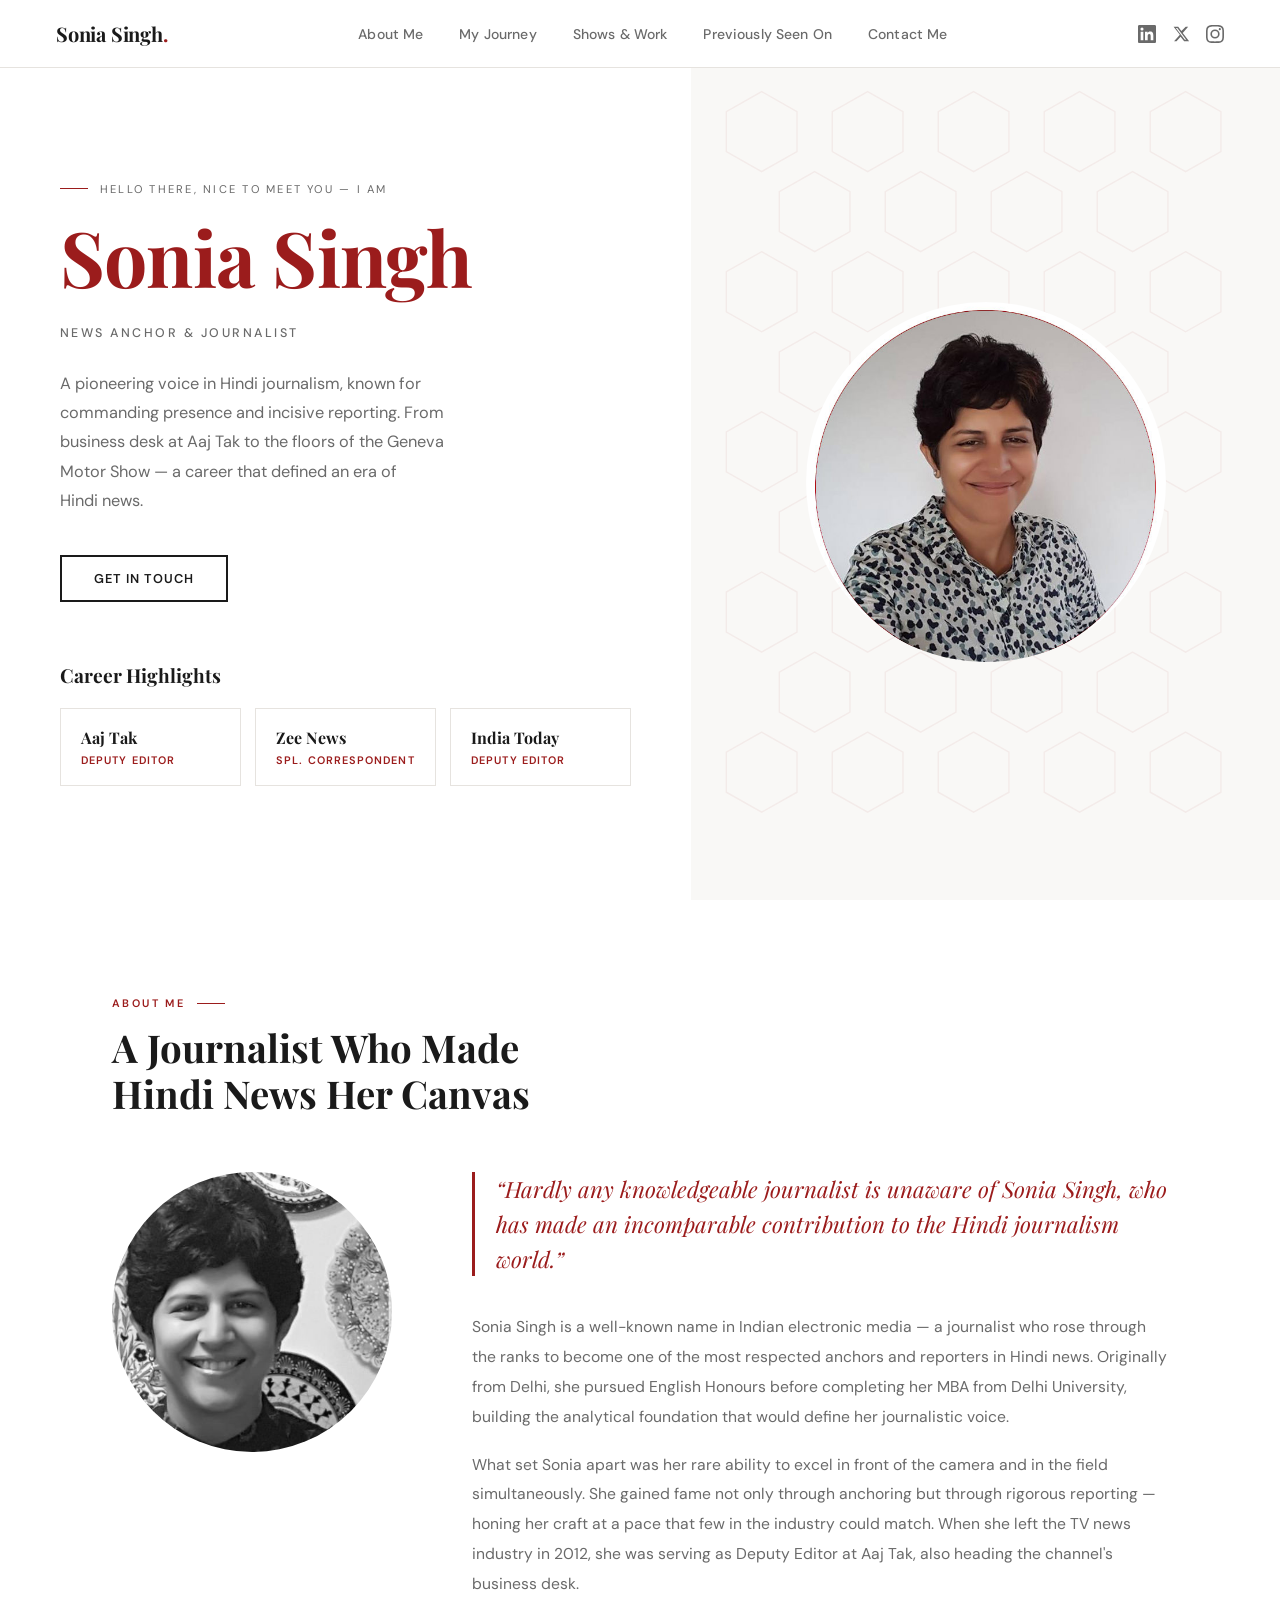
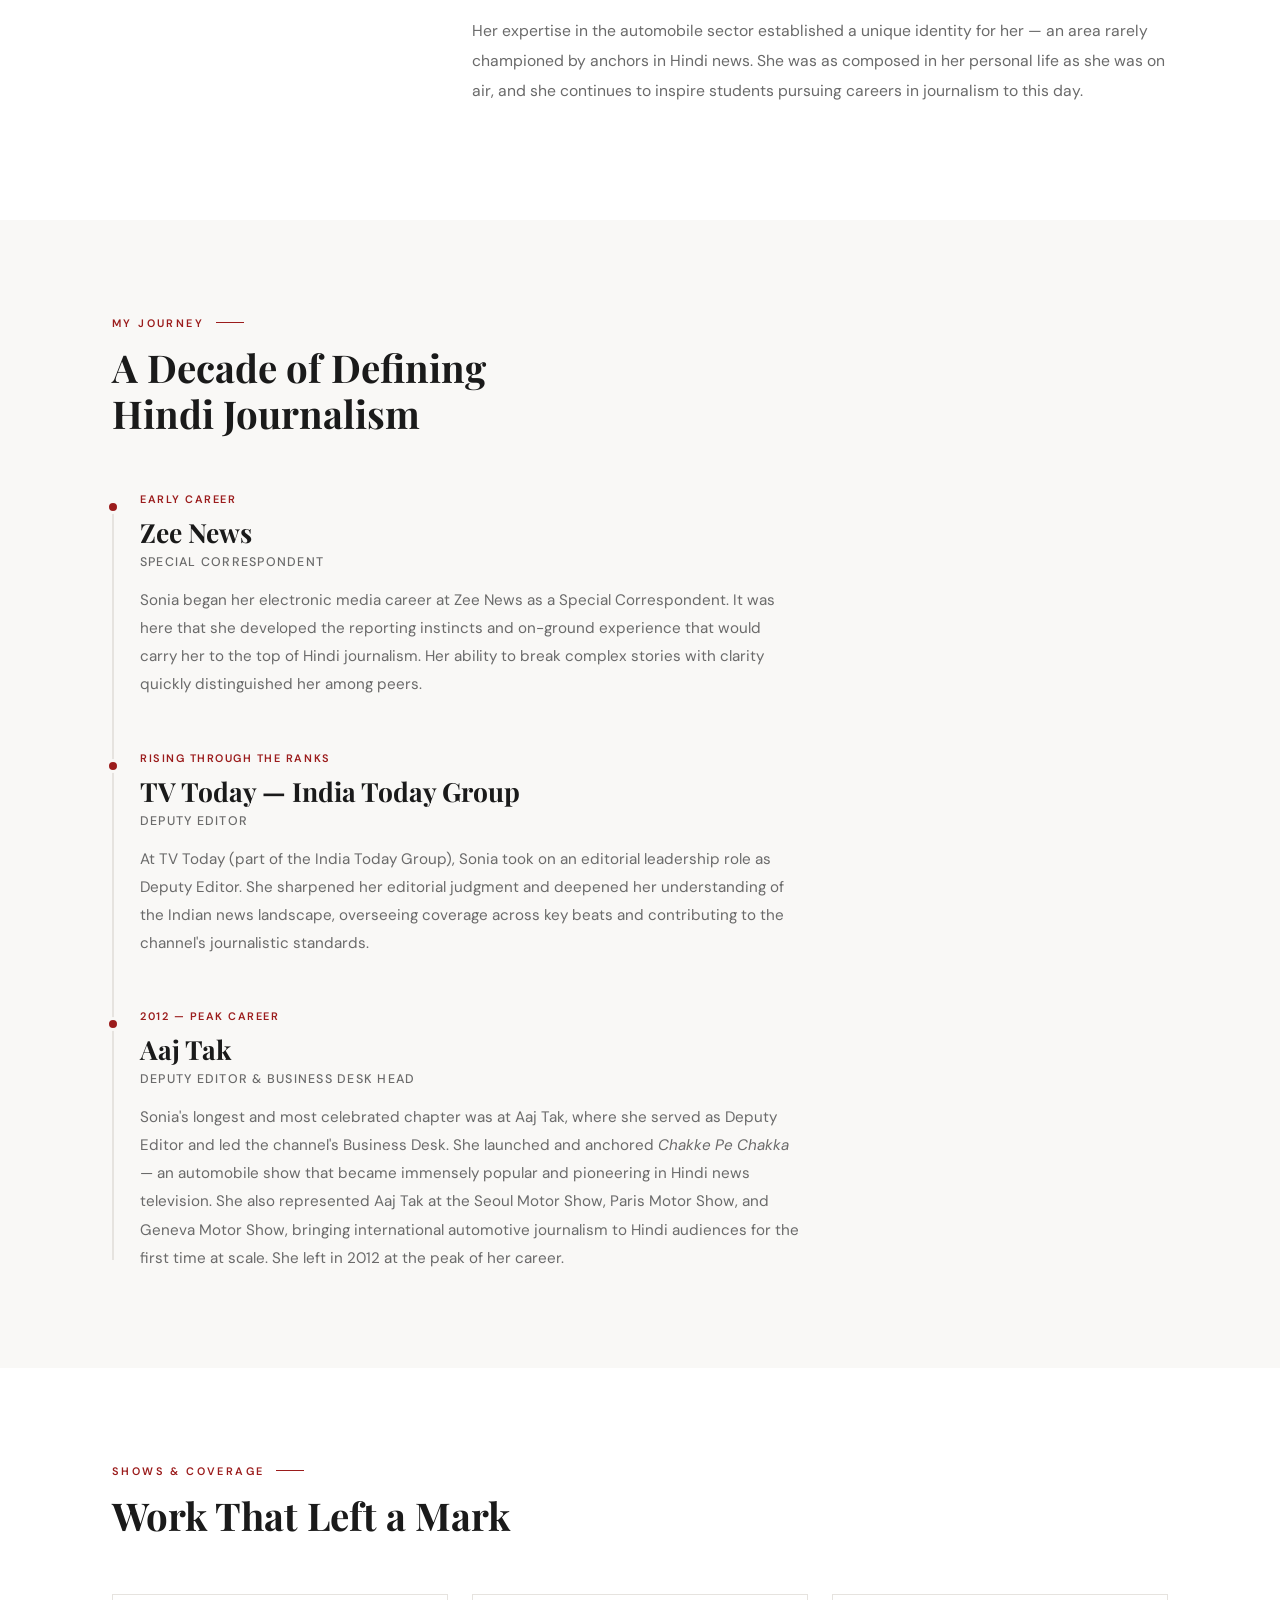
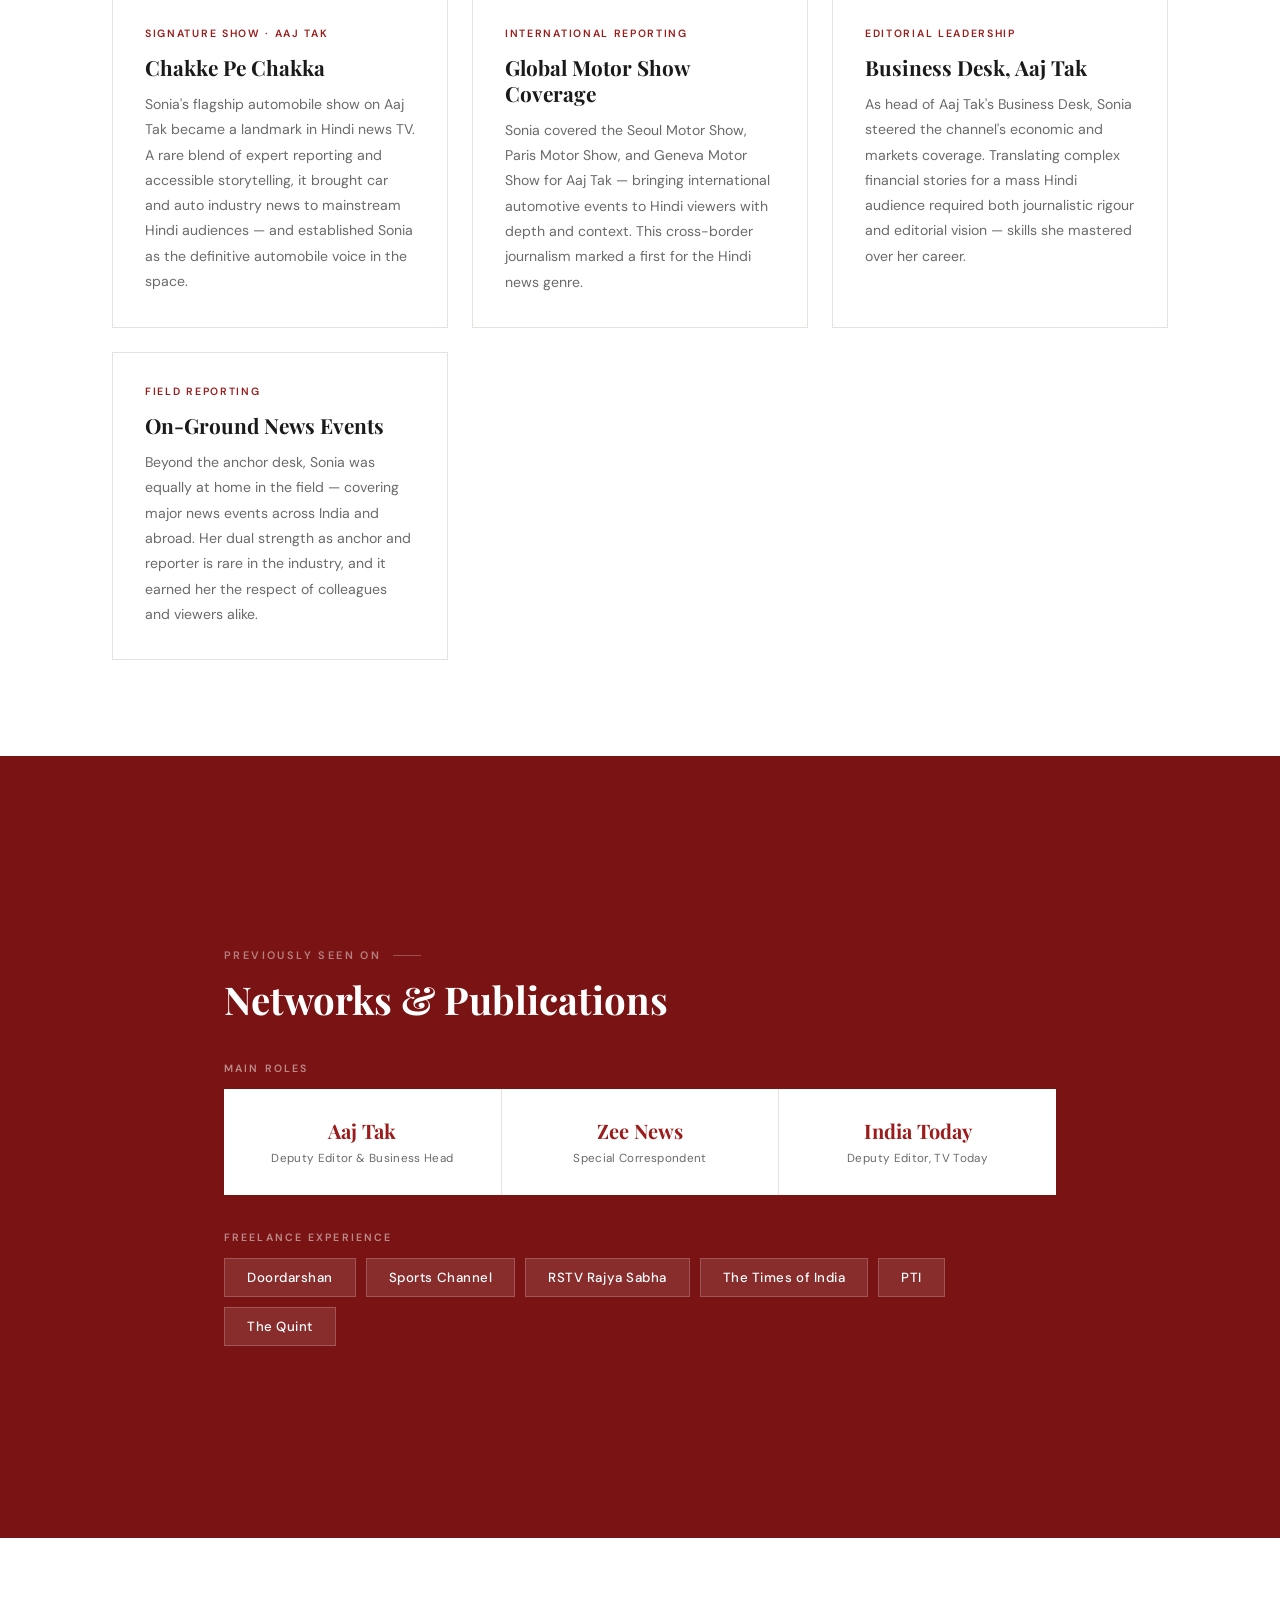
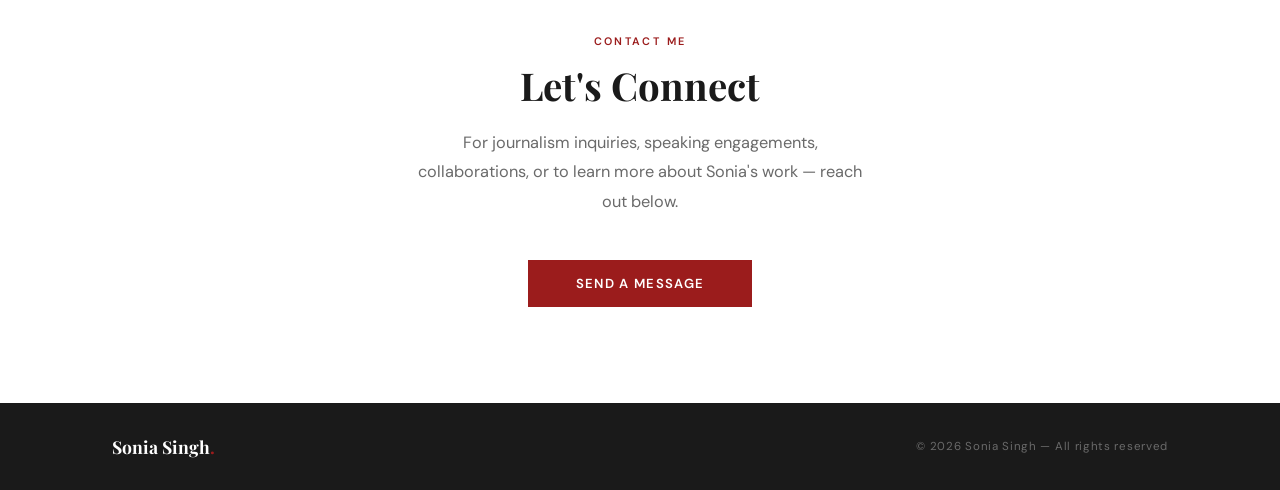
<file: index.html>
<!DOCTYPE html>
<html lang="en">
<head>
  <meta charset="UTF-8">
  <meta name="viewport" content="width=device-width, initial-scale=1.0">
  <title>Sonia Singh — News Anchor &amp; Journalist</title>
  <link rel="preconnect" href="https://fonts.googleapis.com">
  <link rel="preconnect" href="https://fonts.gstatic.com" crossorigin="">
  <link href="https://fonts.googleapis.com/css2?family=Playfair+Display:ital,wght@0,400;0,700;0,900;1,400&family=DM+Sans:opsz,wght@9..40,300;9..40,400;9..40,500;9..40,600&display=swap" rel="stylesheet">
  <style>
    *, *::before, *::after { box-sizing: border-box; margin: 0; padding: 0; }

    :root {
      --crimson:      #9B1C1C;
      --crimson-dark: #7A1414;
      --crimson-tint: #FBE9E9;
      --white:        #FFFFFF;
      --bg:           #F9F8F6;
      --text:         #1A1A1A;
      --muted:        #6A6A6A;
      --border:       #E6E3DF;
      --serif:        'Playfair Display', Georgia, serif;
      --sans:         'DM Sans', system-ui, sans-serif;
    }

    html { scroll-behavior: smooth; }

    body {
      font-family: var(--sans);
      background: var(--bg);
      color: var(--text);
      overflow-x: hidden;
    }

    /* ── NAV ── */
    nav {
      position: sticky; top: 0; z-index: 100;
      display: flex; align-items: center; justify-content: space-between;
      padding: 0 56px;
      height: 68px;
      background: var(--white);
      border-bottom: 1px solid var(--border);
    }

    .nav-logo {
      font-family: var(--serif);
      font-size: 1.25rem; font-weight: 700;
      color: var(--text); text-decoration: none;
      letter-spacing: -0.01em;
    }
    .nav-logo span { color: var(--crimson); }

    .nav-links {
      display: flex; gap: 36px; list-style: none;
    }
    .nav-links a {
      text-decoration: none; color: var(--muted);
      font-size: 0.875rem; font-weight: 500;
      letter-spacing: 0.01em;
      transition: color 0.2s;
      padding-bottom: 3px;
      border-bottom: 2px solid transparent;
    }
    .nav-links a:hover { color: var(--text); }
    .nav-links a.active {
      color: var(--text);
      border-bottom-color: var(--crimson);
    }

    .nav-social {
      display: flex; gap: 16px; align-items: center;
    }
    .nav-social a {
      display: flex; align-items: center;
      color: var(--muted); text-decoration: none;
      transition: color 0.2s;
    }
    .nav-social a:hover { color: var(--crimson); }
    .nav-social svg { display: block; }

    /* ── HERO ── */
    #hero {
      min-height: calc(100vh - 68px);
      display: grid;
      grid-template-columns: 54% 46%;
      background: var(--white);
      position: relative;
      overflow: hidden;
    }

    .hero-left {
      padding: 72px 60px;
      display: flex; flex-direction: column;
      justify-content: center;
      position: relative; z-index: 2;
    }

    .hero-greeting {
      display: flex; align-items: center; gap: 12px;
      font-size: 0.7rem; letter-spacing: 0.2em;
      text-transform: uppercase; color: var(--muted);
      margin-bottom: 22px;
    }
    .hero-greeting::before {
      content: ''; flex: 0 0 28px;
      height: 1px; background: var(--crimson);
    }

    .hero-name-wrap {
      position: relative; margin-bottom: 8px;
      display: inline-block;
    }
    .hero-name-bg {
      position: absolute;
      top: -14px; left: -16px; right: 24px; bottom: -14px;
      background: var(--crimson-tint);
      z-index: -1;
    }
    .hero-name {
      font-family: var(--serif);
      font-size: clamp(3.6rem, 6vw, 5.8rem);
      font-weight: 700; color: var(--crimson);
      line-height: 1; letter-spacing: -0.01em;
    }

    .hero-subtitle {
      font-size: 0.78rem; letter-spacing: 0.2em;
      text-transform: uppercase; color: var(--muted);
      font-weight: 500; margin-top: 22px; margin-bottom: 28px;
    }

    .hero-bio {
      font-size: 1.02rem; line-height: 1.8;
      color: var(--muted); max-width: 400px;
      margin-bottom: 40px; text-wrap: pretty;
    }

    .hero-cta {
      display: inline-block;
      padding: 13px 32px;
      border: 2px solid var(--text);
      color: var(--text); text-decoration: none;
      font-size: 0.8rem; font-weight: 600;
      letter-spacing: 0.08em; text-transform: uppercase;
      transition: all 0.25s;
      align-self: flex-start;
    }
    .hero-cta:hover {
      background: var(--crimson);
      border-color: var(--crimson);
      color: white;
    }

    .hero-cards-label {
      font-family: var(--serif);
      font-size: 1.2rem; font-weight: 700;
      margin-top: 60px; margin-bottom: 20px;
    }
    .hero-cards {
      display: flex; gap: 14px;
    }
    .hero-card {
      flex: 1;
      border: 1px solid var(--border);
      padding: 18px 20px;
      transition: border-color 0.2s;
      cursor: default;
    }
    .hero-card:hover { border-color: var(--crimson); }
    .hc-org {
      font-family: var(--serif);
      font-size: 1rem; font-weight: 700; margin-bottom: 5px;
    }
    .hc-role {
      font-size: 0.68rem; letter-spacing: 0.1em;
      text-transform: uppercase; color: var(--crimson);
      font-weight: 600;
    }

    .hero-right {
      position: relative;
      background: var(--bg);
      display: flex; align-items: center; justify-content: center;
      overflow: hidden;
    }

    .hex-bg {
      position: absolute; inset: 0;
      opacity: 0.055; pointer-events: none;
    }

    .hero-photo-wrap {
      position: relative; z-index: 2;
      padding: 40px;
    }
    .hero-photo {
      width: 360px; height: 360px;
      border-radius: 50%;
      object-fit: cover;
      object-position: center top;
    }

    /* ── SHARED SECTION STYLES ── */
    .sec {
      padding: 96px 112px;
    }

    .eyebrow {
      display: flex; align-items: center; gap: 12px;
      font-size: 0.68rem; letter-spacing: 0.22em;
      text-transform: uppercase; color: var(--crimson);
      font-weight: 600; margin-bottom: 14px;
    }
    .eyebrow::after {
      content: ''; flex: 0 0 28px;
      height: 1px; background: var(--crimson);
    }

    .sec-title {
      font-family: var(--serif);
      font-size: clamp(1.9rem, 3vw, 2.8rem);
      font-weight: 700; line-height: 1.2;
      margin-bottom: 56px;
    }

    /* ── ABOUT ── */
    #about { background: var(--white); }

    .about-grid {
      display: grid;
      grid-template-columns: 280px 1fr;
      gap: 80px; align-items: start;
    }

    .about-photo-col {
      display: flex; flex-direction: column;
      align-items: center; gap: 24px;
    }
    .about-photo {
      width: 100%;
      border-radius: 50%;
      object-fit: cover;
      aspect-ratio: 1 / 1;
      filter: grayscale(100%);
    }

    .about-text blockquote {
      font-family: var(--serif);
      font-size: 1.4rem; font-style: italic;
      line-height: 1.55; color: var(--crimson);
      margin-bottom: 36px;
    }
    .about-text p {
      font-size: 0.98rem; line-height: 1.9;
      color: var(--muted); margin-bottom: 18px;
      text-wrap: pretty;
    }

    /* ── CAREER ── */
    #career { background: var(--bg); }

    .timeline {
      position: relative;
      padding-left: 28px;
    }
    .timeline::before {
      content: '';
      position: absolute; left: 0; top: 12px; bottom: 12px;
      width: 2px; background: var(--border);
    }

    .t-item {
      position: relative;
      padding-bottom: 52px;
    }
    .t-item:last-child { padding-bottom: 0; }

    .t-dot {
      position: absolute;
      left: -34px; top: 8px;
      width: 14px; height: 14px;
      background: var(--crimson);
      border-radius: 50%;
      border: 3px solid var(--bg);
    }

    .t-period {
      font-size: 0.68rem; letter-spacing: 0.14em;
      text-transform: uppercase; color: var(--crimson);
      font-weight: 600; margin-bottom: 8px;
    }

    .t-org {
      font-family: var(--serif);
      font-size: 1.65rem; font-weight: 700;
      margin-bottom: 4px;
    }

    .t-role {
      font-size: 0.78rem; letter-spacing: 0.1em;
      text-transform: uppercase; color: var(--muted);
      font-weight: 500; margin-bottom: 16px;
    }

    .t-desc {
      font-size: 0.95rem; line-height: 1.85;
      color: var(--muted); max-width: 660px;
      text-wrap: pretty;
    }

    /* ── SHOWS ── */
    #shows { background: var(--white); }

    .shows-grid {
      display: grid;
      grid-template-columns: repeat(auto-fit, minmax(260px, 1fr));
      gap: 24px;
    }

    .show-card {
      border: 1px solid var(--border);
      padding: 32px;
      transition: all 0.25s;
    }
    .show-card:hover {
      border-color: var(--crimson);
      box-shadow: 0 6px 28px rgba(155,28,28,0.07);
    }
    .show-tag {
      font-size: 0.66rem; letter-spacing: 0.16em;
      text-transform: uppercase; color: var(--crimson);
      font-weight: 600; margin-bottom: 14px;
    }
    .show-name {
      font-family: var(--serif);
      font-size: 1.3rem; font-weight: 700;
      margin-bottom: 12px; line-height: 1.25;
    }
    .show-desc {
      font-size: 0.88rem; line-height: 1.8;
      color: var(--muted);
    }

    /* ── NETWORKS ── */
    #networks {
      background: var(--crimson-dark);
      color: white;
      padding: 96px 112px;
    }
    #networks .eyebrow { color: rgba(255,255,255,0.45); }
    #networks .eyebrow::after { background: rgba(255,255,255,0.25); }
    #networks .sec-title { color: white; margin-bottom: 40px; }

    .net-sublabel {
      font-size: 0.66rem; letter-spacing: 0.2em;
      text-transform: uppercase; color: rgba(255,255,255,0.5);
      font-weight: 600; margin-bottom: 14px;
      margin-top: 36px;
    }
    .net-sublabel:first-of-type { margin-top: 0; }

    .main-nets {
      background: white;
      display: flex; align-items: stretch;
    }
    .mn-item {
      flex: 1;
      padding: 28px;
      border-right: 1px solid var(--border);
      text-align: center;
    }
    .mn-item:last-child { border-right: none; }
    .mn-name {
      font-family: var(--serif);
      font-size: 1.25rem; font-weight: 700;
      color: var(--crimson); margin-bottom: 6px;
    }
    .mn-role {
      font-size: 0.73rem; color: var(--muted);
      letter-spacing: 0.03em; line-height: 1.4;
    }

    .freelance-chips {
      display: flex; flex-wrap: wrap; gap: 10px;
    }
    .f-chip {
      background: rgba(255,255,255,0.1);
      border: 1px solid rgba(255,255,255,0.2);
      padding: 10px 22px;
      color: white;
      font-size: 0.83rem; font-weight: 500;
      letter-spacing: 0.04em;
      transition: background 0.2s;
    }
    .f-chip:hover { background: rgba(255,255,255,0.18); }

    /* ── CONTACT ── */
    #contact {
      background: var(--white);
      text-align: center;
      padding: 96px 112px;
    }
    #contact .eyebrow { justify-content: center; }
    #contact .eyebrow::after { display: none; }
    #contact .sec-title { margin-bottom: 20px; }

    .contact-sub {
      font-size: 1.02rem; color: var(--muted);
      max-width: 460px; margin: 0 auto 44px;
      line-height: 1.8; text-wrap: pretty;
    }
    .contact-email {
      display: inline-block;
      padding: 15px 48px;
      background: var(--crimson);
      color: white; text-decoration: none;
      font-size: 0.82rem; font-weight: 600;
      letter-spacing: 0.1em; text-transform: uppercase;
      transition: background 0.2s;
    }
    .contact-email:hover { background: var(--crimson-dark); }

    /* ── FOOTER ── */
    footer {
      background: var(--text);
      padding: 32px 112px;
      display: flex; justify-content: space-between; align-items: center;
    }
    .footer-logo {
      font-family: var(--serif);
      font-size: 1.1rem; color: white; font-weight: 700;
    }
    .footer-logo span { color: var(--crimson); }
    .footer-copy {
      font-size: 0.72rem; color: rgba(255,255,255,0.35);
      letter-spacing: 0.06em;
    }

    /* ── SCROLL ANIMATIONS: ABOUT ── */
    .anim-label {
      opacity: 0;
      transform: translateY(20px);
    }
    .anim-headline {
      opacity: 0;
      transform: translateX(-120px) rotate(-4deg);
      text-shadow: 0 0 60px rgba(255, 245, 245, 0.95);
      will-change: transform, opacity;
    }
    .anim-photo {
      opacity: 0;
      transform: scale(0.85);
    }

    .about-quote-wrap {
      position: relative;
      padding-left: 24px;
    }
    .quote-border-line {
      position: absolute;
      left: 0; top: 0;
      width: 3px;
      height: 0;
      background: var(--crimson);
    }
    .anim-quote-text {
      opacity: 0;
      transform: translateY(15px);
    }
    .anim-body {
      opacity: 0;
      transform: translateY(20px);
    }

    #about.is-visible .anim-label {
      opacity: 1;
      transform: translateY(0);
      transition: opacity 0.5s ease-out, transform 0.5s ease-out;
    }
    #about.is-visible .anim-headline {
      opacity: 1;
      transform: translateX(0) rotate(0deg);
      text-shadow: none;
      transition:
        opacity  0.9s cubic-bezier(0.16, 1, 0.3, 1) 0.2s,
        transform 0.9s cubic-bezier(0.16, 1, 0.3, 1) 0.2s,
        text-shadow 1.1s ease 0.2s;
    }
    #about.is-visible .anim-photo {
      opacity: 1;
      transform: scale(1);
      transition: opacity 0.7s ease-out 0.7s, transform 0.7s ease-out 0.7s;
    }
    #about.is-visible .quote-border-line {
      height: 100%;
      transition: height 0.6s ease-out 1.0s;
    }
    #about.is-visible .anim-quote-text {
      opacity: 1;
      transform: translateY(0);
      transition: opacity 0.8s ease-out 1.9s, transform 0.8s ease-out 1.9s;
    }
    #about.is-visible .anim-body {
      opacity: 1;
      transform: translateY(0);
      transition: opacity 0.6s ease-out 2.1s, transform 0.6s ease-out 2.1s;
    }

    /* ── RESPONSIVE ── */
    @media (max-width: 1024px) {
      nav { padding: 0 32px; }
      .nav-links { gap: 20px; }
      .sec { padding: 72px 56px; }
      #networks { padding: 72px 56px; }
      #contact { padding: 72px 56px; }
      footer { padding: 32px 56px; }
    }

    @media (max-width: 768px) {
      nav { padding: 0 20px; }
      .nav-links { display: none; }

      #hero {
        grid-template-columns: 1fr;
        min-height: auto;
      }
      .hero-right { display: none; }
      .hero-left { padding: 48px 24px; }
      .hero-cards { flex-direction: column; }

      .sec { padding: 56px 24px; }
      #networks { padding: 56px 24px; }
      #contact { padding: 56px 24px; }
      footer { padding: 24px; flex-direction: column; gap: 8px; text-align: center; }

      .about-grid { grid-template-columns: 1fr; gap: 40px; }
      .about-photo-col { align-items: center; }
      .about-photo { width: 200px !important; }
      .anim-headline { font-size: clamp(2rem, 7vw, 3rem) !important; }

      .main-nets { flex-direction: column; }
      .mn-item { border-right: none; border-bottom: 1px solid var(--border); }
      .mn-item:last-child { border-bottom: none; }
    }
  </style>
</head>
<body>

  <!-- ── NAVIGATION ── -->
  <nav>
    <a href="#hero" class="nav-logo">Sonia Singh<span>.</span></a>
    <ul class="nav-links">
      <li><a href="#about" class="active">About Me</a></li>
      <li><a href="#career">My Journey</a></li>
      <li><a href="#shows">Shows &amp; Work</a></li>
      <li><a href="#networks">Previously Seen On</a></li>
      <li><a href="#contact">Contact Me</a></li>
    </ul>
    <div class="nav-social">
      <a href="#" aria-label="LinkedIn">
        <svg xmlns="http://www.w3.org/2000/svg" width="18" height="18" viewBox="0 0 24 24" fill="currentColor">
          <path d="M20.447 20.452h-3.554v-5.569c0-1.328-.027-3.037-1.852-3.037-1.853 0-2.136 1.445-2.136 2.939v5.667H9.351V9h3.414v1.561h.046c.477-.9 1.637-1.85 3.37-1.85 3.601 0 4.267 2.37 4.267 5.455v6.286zM5.337 7.433a2.062 2.062 0 01-2.063-2.065 2.064 2.064 0 112.063 2.065zm1.782 13.019H3.555V9h3.564v11.452zM22.225 0H1.771C.792 0 0 .774 0 1.729v20.542C0 23.227.792 24 1.771 24h20.451C23.2 24 24 23.227 24 22.271V1.729C24 .774 23.2 0 22.222 0h.003z"/>
        </svg>
      </a>
      <a href="https://x.com/SoniaSghAnchor" target="_blank" rel="noopener" aria-label="Twitter / X">
        <svg xmlns="http://www.w3.org/2000/svg" width="18" height="18" viewBox="0 0 24 24" fill="currentColor">
          <path d="M18.244 2.25h3.308l-7.227 8.26 8.502 11.24H16.17l-4.714-6.231-5.401 6.231H2.741l7.732-8.84L2.165 2.25H8.28l4.253 5.622 5.712-5.622zm-1.161 17.52h1.833L7.084 4.126H5.117z"/>
        </svg>
      </a>
      <a href="https://www.instagram.com/soniavsinsta/" target="_blank" rel="noopener" aria-label="Instagram">
        <svg xmlns="http://www.w3.org/2000/svg" width="18" height="18" viewBox="0 0 24 24" fill="currentColor">
          <path d="M12 2.163c3.204 0 3.584.012 4.85.07 3.252.148 4.771 1.691 4.919 4.919.058 1.265.069 1.645.069 4.849 0 3.205-.012 3.584-.069 4.849-.149 3.225-1.664 4.771-4.919 4.919-1.266.058-1.644.07-4.85.07-3.204 0-3.584-.012-4.849-.07-3.26-.149-4.771-1.699-4.919-4.92-.058-1.265-.07-1.644-.07-4.849 0-3.204.013-3.583.07-4.849.149-3.227 1.664-4.771 4.919-4.919 1.266-.057 1.645-.069 4.849-.069zM12 0C8.741 0 8.333.014 7.053.072 2.695.272.273 2.69.073 7.052.014 8.333 0 8.741 0 12c0 3.259.014 3.668.072 4.948.2 4.358 2.618 6.78 6.98 6.98C8.333 23.986 8.741 24 12 24c3.259 0 3.668-.014 4.948-.072 4.354-.2 6.782-2.618 6.979-6.98.059-1.28.073-1.689.073-4.948 0-3.259-.014-3.667-.072-4.947-.196-4.354-2.617-6.78-6.979-6.98C15.668.014 15.259 0 12 0zm0 5.838a6.162 6.162 0 100 12.324 6.162 6.162 0 000-12.324zM12 16a4 4 0 110-8 4 4 0 010 8zm6.406-11.845a1.44 1.44 0 100 2.881 1.44 1.44 0 000-2.881z"/>
        </svg>
      </a>
    </div>
  </nav>

  <!-- ── HERO ── -->
  <section id="hero">
    <div class="hero-left">
      <p class="hero-greeting">Hello there, nice to meet you &mdash; I am</p>

      <div class="hero-name-wrap">
        <h1 class="hero-name">Sonia Singh</h1>
      </div>

      <p class="hero-subtitle">News Anchor &amp; Journalist</p>

      <p class="hero-bio">
        A pioneering voice in Hindi journalism, known for commanding presence
        and incisive reporting. From business desk at Aaj Tak to the floors of
        the Geneva Motor Show — a career that defined an era of Hindi news.
      </p>

      <a href="#contact" class="hero-cta">Get In Touch</a>

      <p class="hero-cards-label">Career Highlights</p>
      <div class="hero-cards">
        <div class="hero-card">
          <p class="hc-org">Aaj Tak</p>
          <p class="hc-role">Deputy Editor</p>
        </div>
        <div class="hero-card">
          <p class="hc-org">Zee News</p>
          <p class="hc-role">Spl. Correspondent</p>
        </div>
        <div class="hero-card">
          <p class="hc-org">India Today</p>
          <p class="hc-role">Deputy Editor</p>
        </div>
      </div>
    </div>

    <div class="hero-right">
      <svg class="hex-bg" viewBox="0 0 500 700" xmlns="http://www.w3.org/2000/svg" preserveAspectRatio="xMidYMid slice">
        <g fill="none" stroke="#9B1C1C" stroke-width="1.2">
          <polygon points="60,20 90,37 90,71 60,88 30,71 30,37"/>
          <polygon points="150,20 180,37 180,71 150,88 120,71 120,37"/>
          <polygon points="240,20 270,37 270,71 240,88 210,71 210,37"/>
          <polygon points="330,20 360,37 360,71 330,88 300,71 300,37"/>
          <polygon points="420,20 450,37 450,71 420,88 390,71 390,37"/>
          <polygon points="105,88 135,105 135,139 105,156 75,139 75,105"/>
          <polygon points="195,88 225,105 225,139 195,156 165,139 165,105"/>
          <polygon points="285,88 315,105 315,139 285,156 255,139 255,105"/>
          <polygon points="375,88 405,105 405,139 375,156 345,139 345,105"/>
          <polygon points="60,156 90,173 90,207 60,224 30,207 30,173"/>
          <polygon points="150,156 180,173 180,207 150,224 120,207 120,173"/>
          <polygon points="240,156 270,173 270,207 240,224 210,207 210,173"/>
          <polygon points="330,156 360,173 360,207 330,224 300,207 300,173"/>
          <polygon points="420,156 450,173 450,207 420,224 390,207 390,173"/>
          <polygon points="105,224 135,241 135,275 105,292 75,275 75,241"/>
          <polygon points="195,224 225,241 225,275 195,292 165,275 165,241"/>
          <polygon points="285,224 315,241 315,275 285,292 255,275 255,241"/>
          <polygon points="375,224 405,241 405,275 375,292 345,275 345,241"/>
          <polygon points="60,292 90,309 90,343 60,360 30,343 30,309"/>
          <polygon points="150,292 180,309 180,343 150,360 120,343 120,309"/>
          <polygon points="240,292 270,309 270,343 240,360 210,343 210,309"/>
          <polygon points="330,292 360,309 360,343 330,360 300,343 300,309"/>
          <polygon points="420,292 450,309 450,343 420,360 390,343 390,309"/>
          <polygon points="105,360 135,377 135,411 105,428 75,411 75,377"/>
          <polygon points="195,360 225,377 225,411 195,428 165,411 165,377"/>
          <polygon points="285,360 315,377 315,411 285,428 255,411 255,377"/>
          <polygon points="375,360 405,377 405,411 375,428 345,411 345,377"/>
          <polygon points="60,428 90,445 90,479 60,496 30,479 30,445"/>
          <polygon points="150,428 180,445 180,479 150,496 120,479 120,445"/>
          <polygon points="240,428 270,445 270,479 240,496 210,479 210,445"/>
          <polygon points="330,428 360,445 360,479 330,496 300,479 300,445"/>
          <polygon points="420,428 450,445 450,479 420,496 390,479 390,445"/>
          <polygon points="105,496 135,513 135,547 105,564 75,547 75,513"/>
          <polygon points="195,496 225,513 225,547 195,564 165,547 165,513"/>
          <polygon points="285,496 315,513 315,547 285,564 255,547 255,513"/>
          <polygon points="375,496 405,513 405,547 375,564 345,547 345,513"/>
          <polygon points="60,564 90,581 90,615 60,632 30,615 30,581"/>
          <polygon points="150,564 180,581 180,615 150,632 120,615 120,581"/>
          <polygon points="240,564 270,581 270,615 240,632 210,615 210,581"/>
          <polygon points="330,564 360,581 360,615 330,632 300,615 300,581"/>
          <polygon points="420,564 450,581 450,615 420,632 390,615 390,581"/>
        </g>
      </svg>

      <div class="hero-photo-wrap">
        <img
          src="uploads/pasted-1782156407583-0.png"
          alt="Sonia Singh — News Anchor and Journalist"
          class="hero-photo"
        >
      </div>
    </div>
  </section>

  <!-- ── ABOUT ── -->
  <section id="about" class="sec">
    <div class="eyebrow anim-label">About Me</div>
    <h2 class="sec-title anim-headline">A Journalist Who Made<br>Hindi News Her Canvas</h2>

    <div class="about-grid">
      <div class="about-photo-col">
        <img
          src="uploads/pasted-1782159740644-0.png"
          alt="Sonia Singh"
          class="about-photo anim-photo"
        >
      </div>

      <div class="about-text">
        <div class="about-quote-wrap">
          <div class="quote-border-line"></div>
          <blockquote class="anim-quote-text">
            &ldquo;Hardly any knowledgeable journalist is unaware of Sonia Singh, who
            has made an incomparable contribution to the Hindi journalism world.&rdquo;
          </blockquote>
        </div>

        <div class="anim-body">
          <p>
            Sonia Singh is a well-known name in Indian electronic media — a journalist
            who rose through the ranks to become one of the most respected anchors
            and reporters in Hindi news. Originally from Delhi, she pursued English
            Honours before completing her MBA from Delhi University, building the
            analytical foundation that would define her journalistic voice.
          </p>
          <p>
            What set Sonia apart was her rare ability to excel in front of the camera
            and in the field simultaneously. She gained fame not only through anchoring
            but through rigorous reporting — honing her craft at a pace that few in
            the industry could match. When she left the TV news industry in 2012,
            she was serving as Deputy Editor at Aaj Tak, also heading the channel's
            business desk.
          </p>
          <p>
            Her expertise in the automobile sector established a unique identity for
            her — an area rarely championed by anchors in Hindi news. She was as
            composed in her personal life as she was on air, and she continues to
            inspire students pursuing careers in journalism to this day.
          </p>
        </div>
      </div>
    </div>
  </section>

  <!-- ── CAREER ── -->
  <section id="career" class="sec">
    <div class="eyebrow">My Journey</div>
    <h2 class="sec-title">A Decade of Defining<br>Hindi Journalism</h2>

    <div class="timeline">
      <div class="t-item">
        <div class="t-dot"></div>
        <p class="t-period">Early Career</p>
        <h3 class="t-org">Zee News</h3>
        <p class="t-role">Special Correspondent</p>
        <p class="t-desc">
          Sonia began her electronic media career at Zee News as a Special
          Correspondent. It was here that she developed the reporting instincts and
          on-ground experience that would carry her to the top of Hindi journalism.
          Her ability to break complex stories with clarity quickly distinguished her
          among peers.
        </p>
      </div>

      <div class="t-item">
        <div class="t-dot"></div>
        <p class="t-period">Rising Through the Ranks</p>
        <h3 class="t-org">TV Today — India Today Group</h3>
        <p class="t-role">Deputy Editor</p>
        <p class="t-desc">
          At TV Today (part of the India Today Group), Sonia took on an editorial
          leadership role as Deputy Editor. She sharpened her editorial judgment and
          deepened her understanding of the Indian news landscape, overseeing coverage
          across key beats and contributing to the channel's journalistic standards.
        </p>
      </div>

      <div class="t-item">
        <div class="t-dot"></div>
        <p class="t-period">2012 &mdash; Peak Career</p>
        <h3 class="t-org">Aaj Tak</h3>
        <p class="t-role">Deputy Editor &amp; Business Desk Head</p>
        <p class="t-desc">
          Sonia's longest and most celebrated chapter was at Aaj Tak, where she
          served as Deputy Editor and led the channel's Business Desk. She launched
          and anchored <em>Chakke Pe Chakka</em> — an automobile show that became
          immensely popular and pioneering in Hindi news television. She also
          represented Aaj Tak at the Seoul Motor Show, Paris Motor Show, and
          Geneva Motor Show, bringing international automotive journalism to Hindi
          audiences for the first time at scale. She left in 2012 at the peak of
          her career.
        </p>
      </div>
    </div>
  </section>

  <!-- ── SHOWS ── -->
  <section id="shows" class="sec">
    <div class="eyebrow">Shows &amp; Coverage</div>
    <h2 class="sec-title">Work That Left a Mark</h2>

    <div class="shows-grid">
      <div class="show-card">
        <p class="show-tag">Signature Show · Aaj Tak</p>
        <h3 class="show-name">Chakke Pe Chakka</h3>
        <p class="show-desc">
          Sonia's flagship automobile show on Aaj Tak became a landmark in Hindi
          news TV. A rare blend of expert reporting and accessible storytelling,
          it brought car and auto industry news to mainstream Hindi audiences —
          and established Sonia as the definitive automobile voice in the space.
        </p>
      </div>

      <div class="show-card">
        <p class="show-tag">International Reporting</p>
        <h3 class="show-name">Global Motor Show Coverage</h3>
        <p class="show-desc">
          Sonia covered the Seoul Motor Show, Paris Motor Show, and Geneva Motor
          Show for Aaj Tak — bringing international automotive events to Hindi
          viewers with depth and context. This cross-border journalism marked a
          first for the Hindi news genre.
        </p>
      </div>

      <div class="show-card">
        <p class="show-tag">Editorial Leadership</p>
        <h3 class="show-name">Business Desk, Aaj Tak</h3>
        <p class="show-desc">
          As head of Aaj Tak's Business Desk, Sonia steered the channel's economic
          and markets coverage. Translating complex financial stories for a mass
          Hindi audience required both journalistic rigour and editorial vision —
          skills she mastered over her career.
        </p>
      </div>

      <div class="show-card">
        <p class="show-tag">Field Reporting</p>
        <h3 class="show-name">On-Ground News Events</h3>
        <p class="show-desc">
          Beyond the anchor desk, Sonia was equally at home in the field — covering
          major news events across India and abroad. Her dual strength as anchor
          and reporter is rare in the industry, and it earned her the respect of
          colleagues and viewers alike.
        </p>
      </div>
    </div>
  </section>

  <!-- ── NETWORKS ── -->
  <section id="networks">
    <div class="sec" style="padding-bottom: 0;">
      <div class="eyebrow">Previously Seen On</div>
      <h2 class="sec-title">Networks &amp; Publications</h2>
    </div>
    <div class="sec" style="padding-top: 0;">
      <p class="net-sublabel">Main Roles</p>
      <div class="main-nets">
        <div class="mn-item">
          <p class="mn-name">Aaj Tak</p>
          <p class="mn-role">Deputy Editor &amp; Business Head</p>
        </div>
        <div class="mn-item">
          <p class="mn-name">Zee News</p>
          <p class="mn-role">Special Correspondent</p>
        </div>
        <div class="mn-item">
          <p class="mn-name">India Today</p>
          <p class="mn-role">Deputy Editor, TV Today</p>
        </div>
      </div>

      <p class="net-sublabel">Freelance Experience</p>
      <div class="freelance-chips">
        <div class="f-chip">Doordarshan</div>
        <div class="f-chip">Sports Channel</div>
        <div class="f-chip">RSTV Rajya Sabha</div>
        <div class="f-chip">The Times of India</div>
        <div class="f-chip">PTI</div>
        <div class="f-chip">The Quint</div>
      </div>
    </div>
  </section>

  <!-- ── CONTACT ── -->
  <section id="contact">
    <div class="eyebrow">Contact Me</div>
    <h2 class="sec-title">Let's Connect</h2>
    <p class="contact-sub">
      For journalism inquiries, speaking engagements, collaborations,
      or to learn more about Sonia's work — reach out below.
    </p>
    <a href="mailto:contact@soniasingh.in" class="contact-email">Send a Message</a>
  </section>

  <!-- ── FOOTER ── -->
  <footer>
    <p class="footer-logo">Sonia Singh<span>.</span></p>
    <p class="footer-copy">&copy; 2026 Sonia Singh — All rights reserved</p>
  </footer>

  <script>
    // Active nav link on scroll
    const sections = document.querySelectorAll('section[id]');
    const navLinks = document.querySelectorAll('.nav-links a');

    const navObserver = new IntersectionObserver(entries => {
      entries.forEach(entry => {
        if (entry.isIntersecting) {
          const id = entry.target.id;
          navLinks.forEach(link => {
            link.classList.toggle('active', link.getAttribute('href') === '#' + id);
          });
        }
      });
    }, { rootMargin: '-40% 0px -55% 0px' });

    sections.forEach(sec => navObserver.observe(sec));

    // About section scroll-in animation — fires once at 20% visibility
    const aboutSection = document.getElementById('about');
    if (aboutSection) {
      const aboutObserver = new IntersectionObserver(entries => {
        entries.forEach(entry => {
          if (entry.isIntersecting) {
            entry.target.classList.add('is-visible');
            aboutObserver.unobserve(entry.target);
          }
        });
      }, { threshold: 0.2 });
      aboutObserver.observe(aboutSection);
    }
  </script>

</body>
</html>
</file>
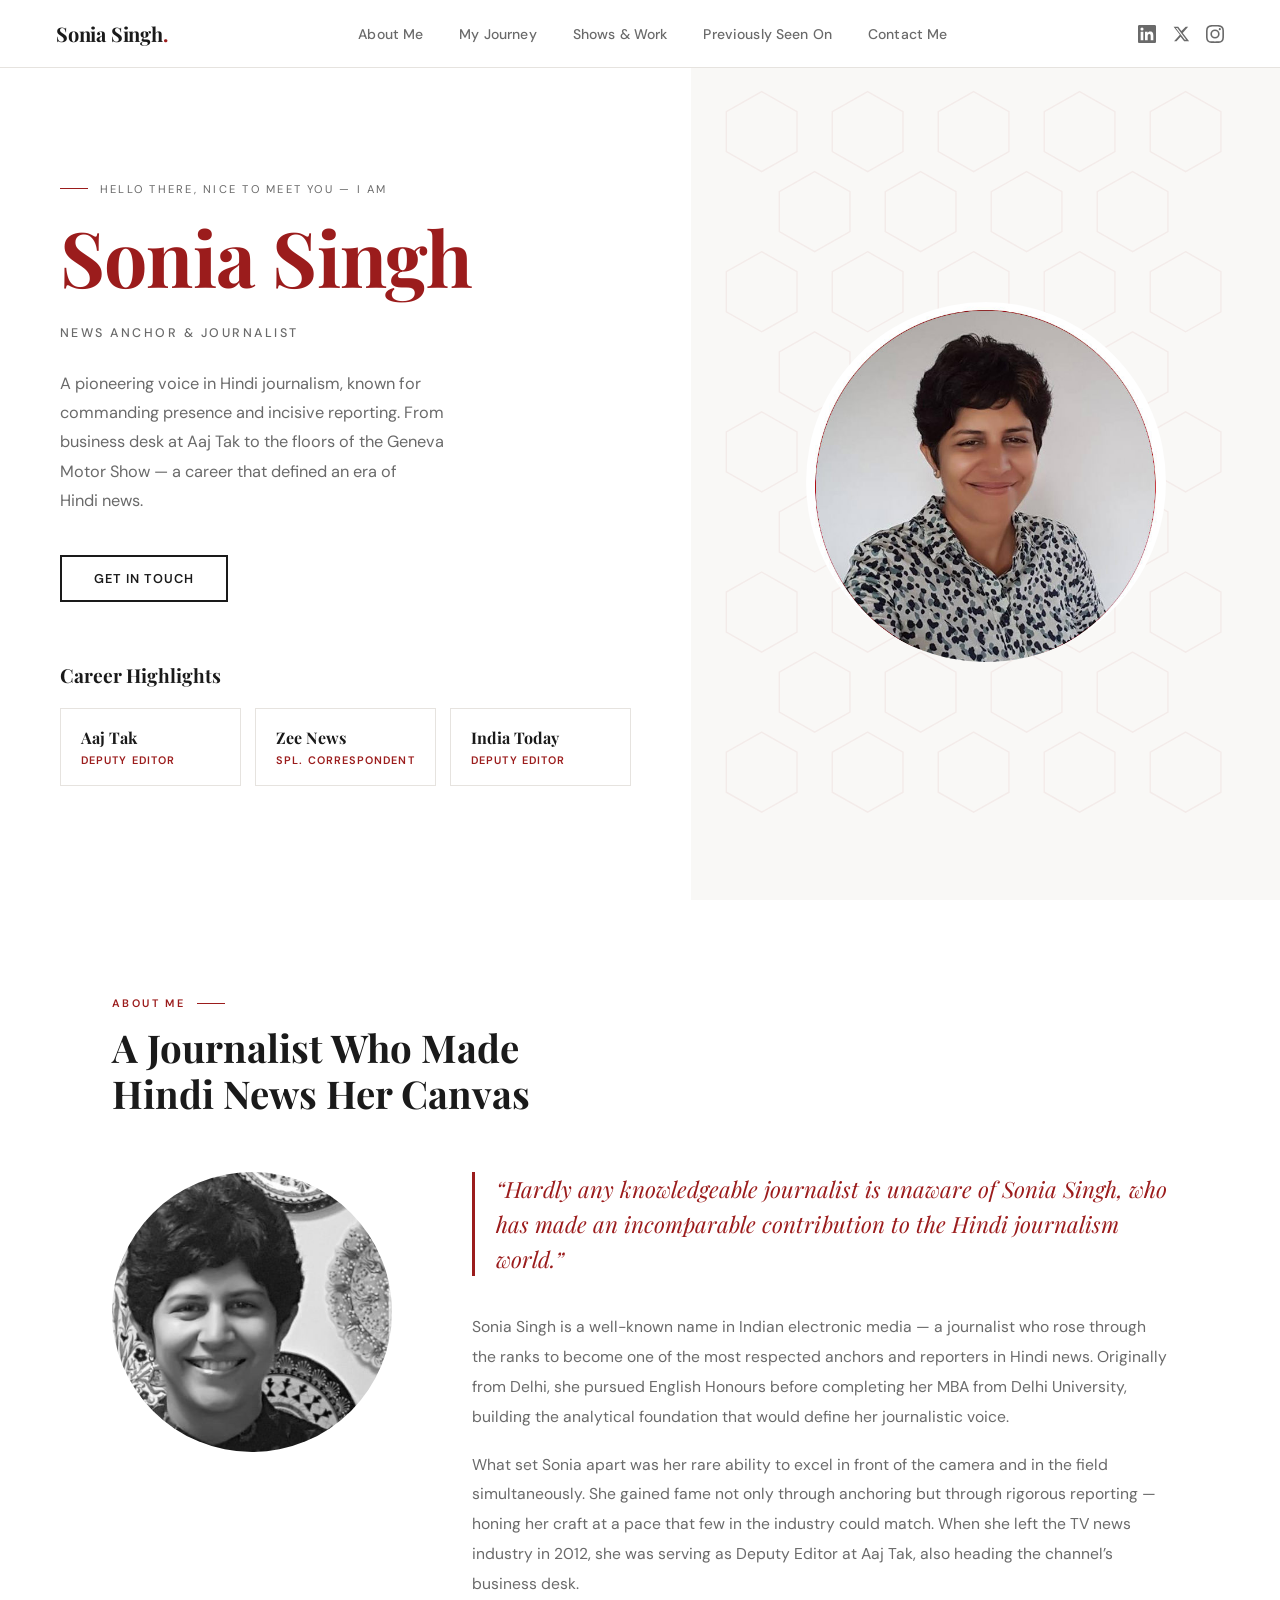
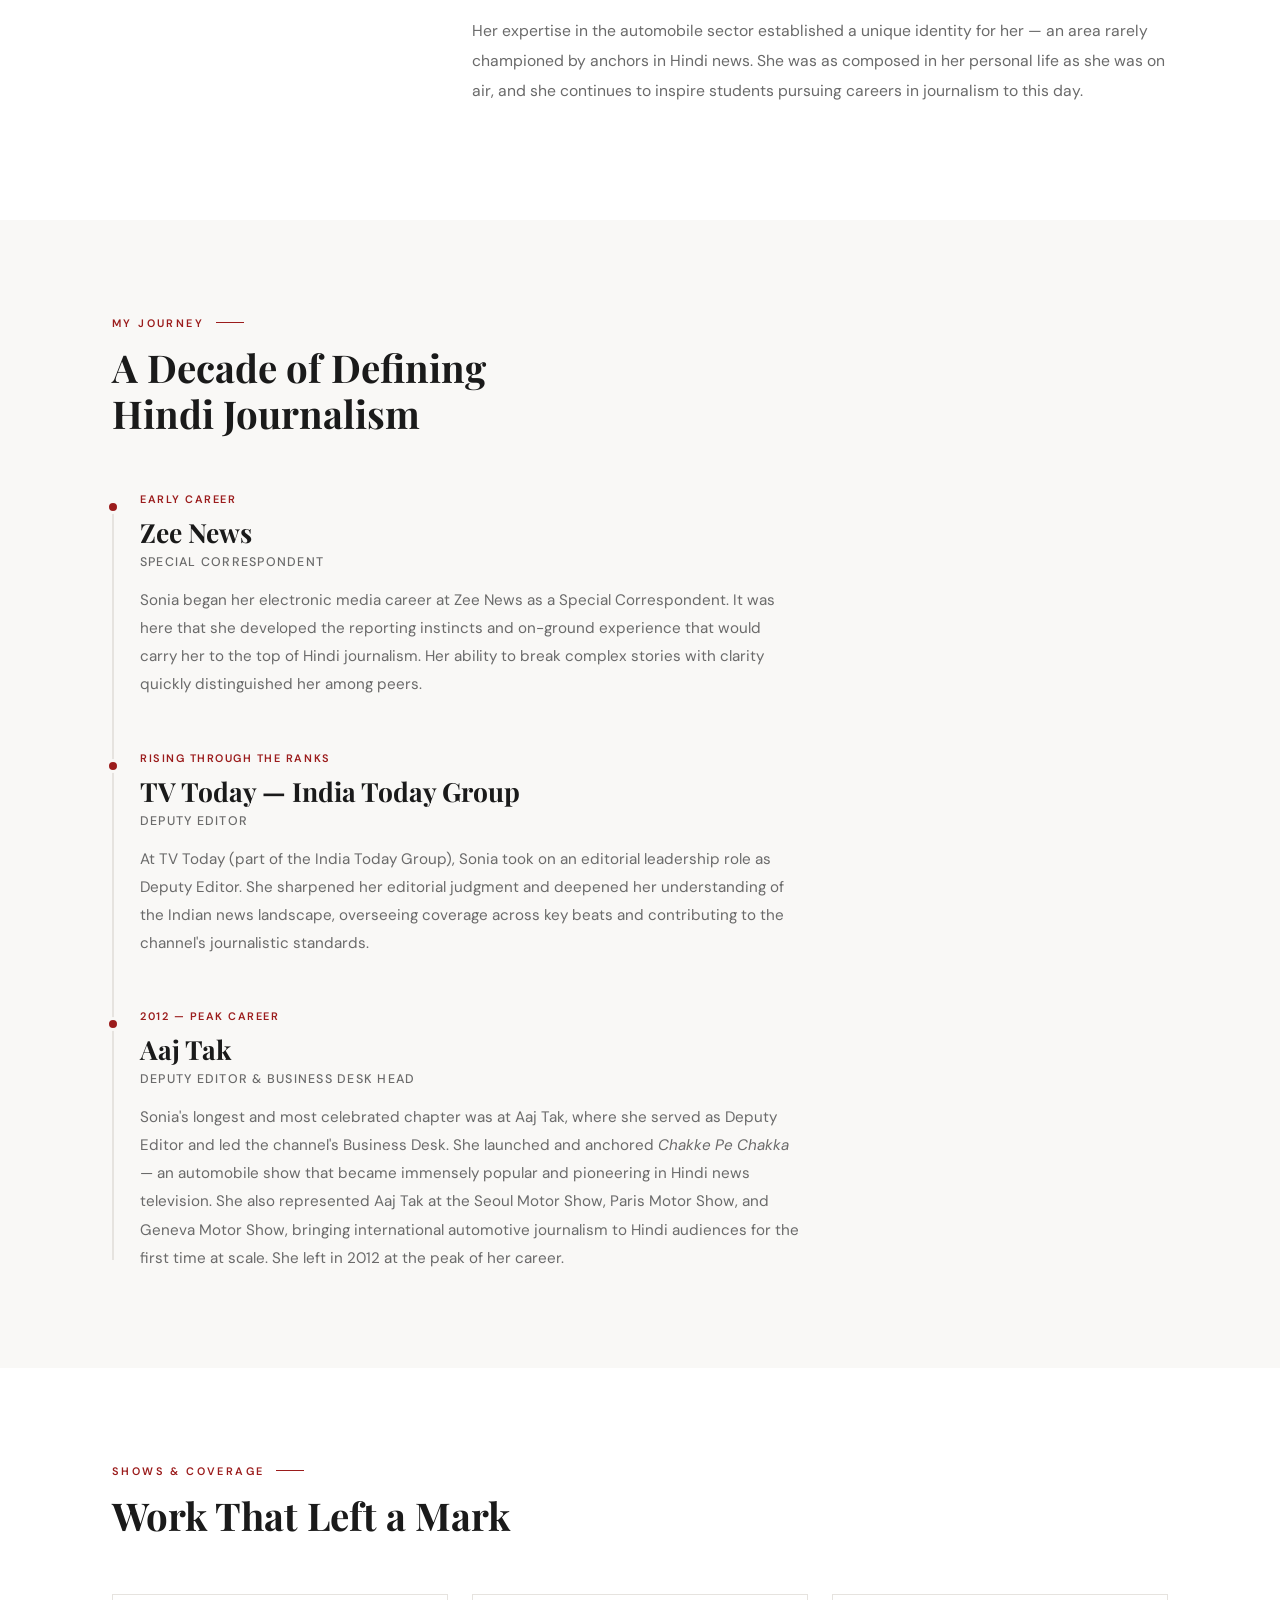
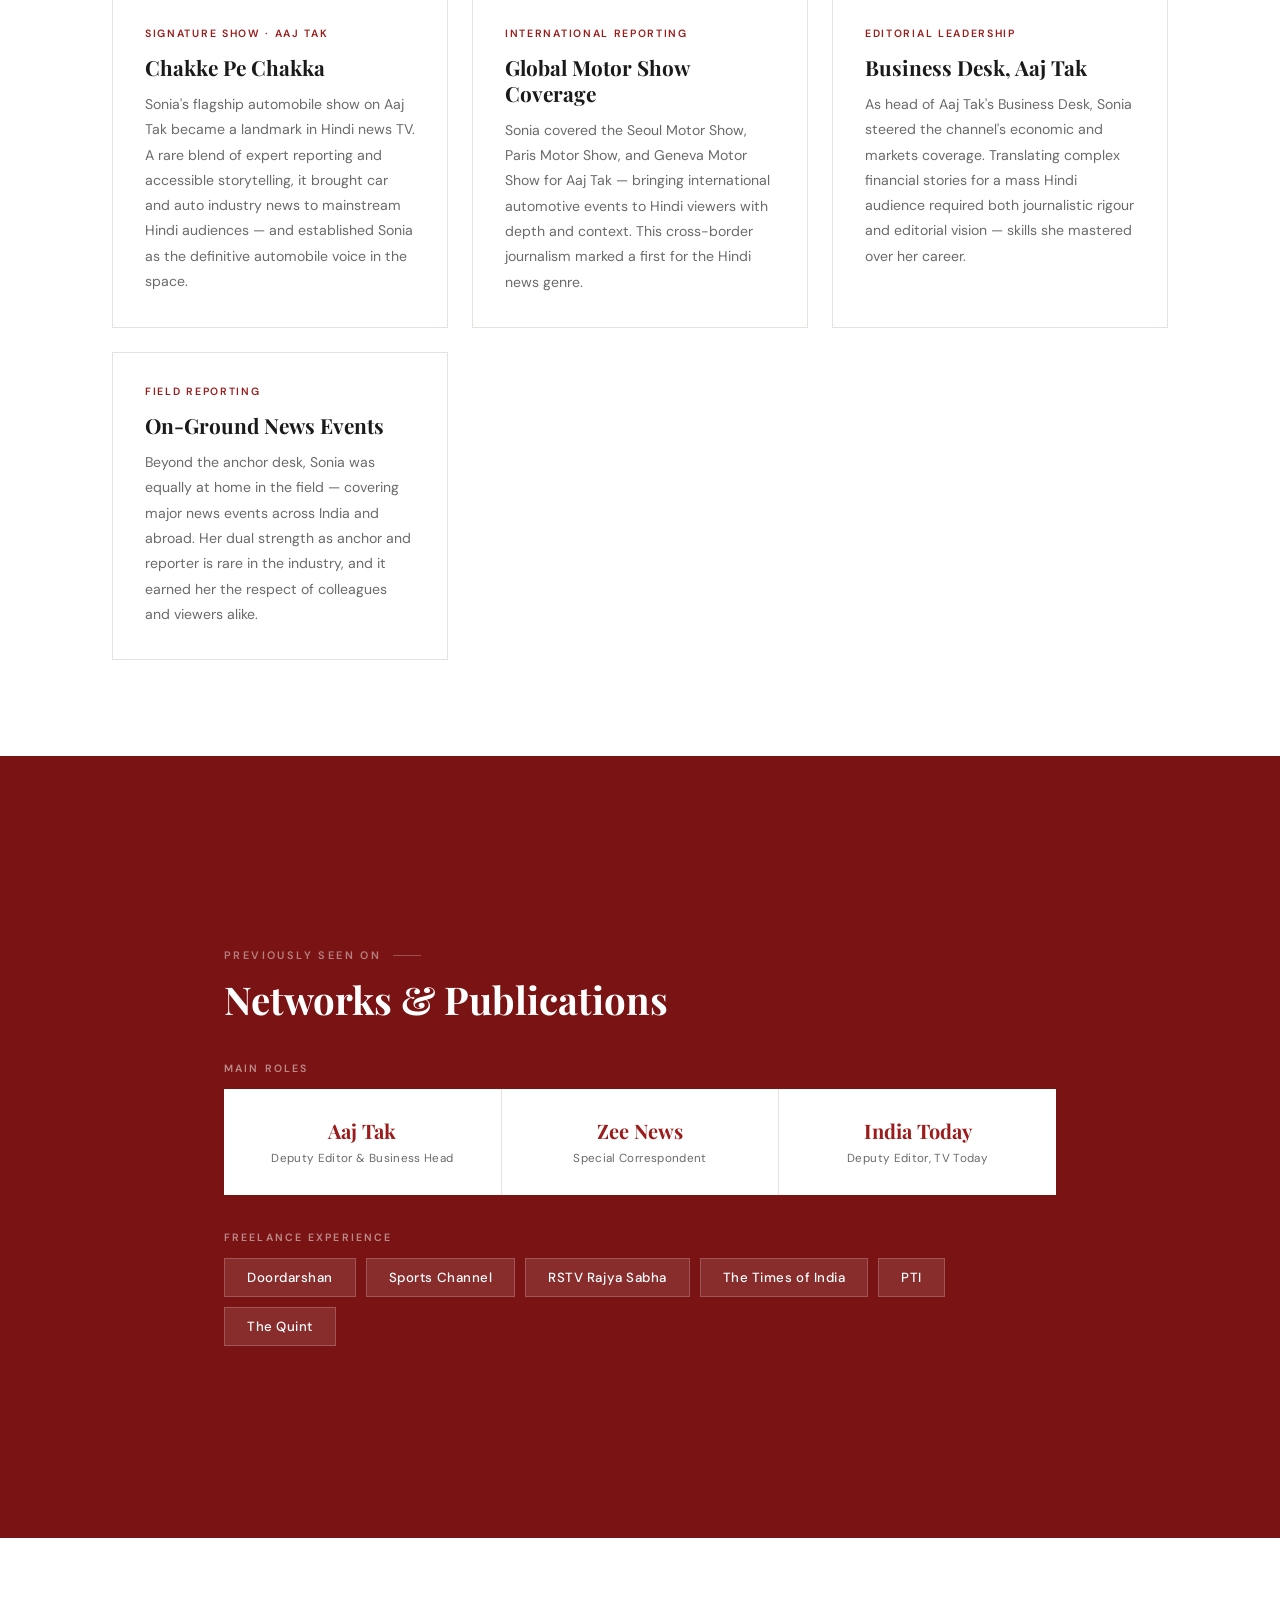
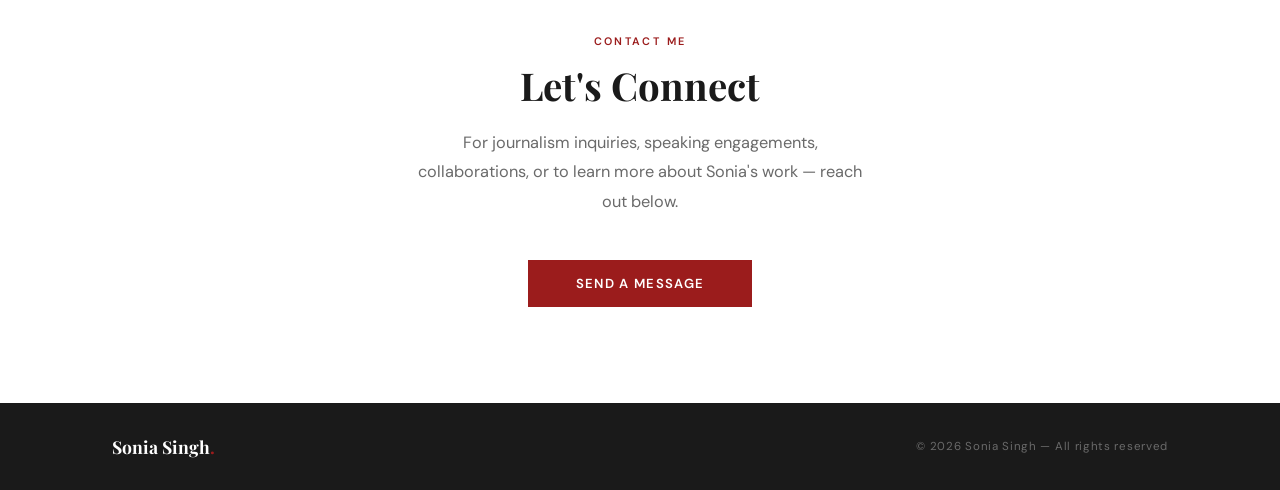
<file: project/Sonia Singh.html>
<!DOCTYPE html>
<html lang="en">
<head>
  <meta charset="UTF-8">
  <meta name="viewport" content="width=device-width, initial-scale=1.0">
  <title>Sonia Singh — News Anchor & Journalist</title>
  <link rel="preconnect" href="https://fonts.googleapis.com">
  <link rel="preconnect" href="https://fonts.gstatic.com" crossorigin="">
  <link href="https://fonts.googleapis.com/css2?family=Playfair+Display:ital,wght@0,400;0,700;0,900;1,400&family=DM+Sans:opsz,wght@9..40,300;9..40,400;9..40,500;9..40,600&display=swap" rel="stylesheet">
  <style>
    *, *::before, *::after { box-sizing: border-box; margin: 0; padding: 0; }

    :root {
      --crimson:      #9B1C1C;
      --crimson-dark: #7A1414;
      --crimson-tint: #FBE9E9;
      --white:        #FFFFFF;
      --bg:           #F9F8F6;
      --text:         #1A1A1A;
      --muted:        #6A6A6A;
      --border:       #E6E3DF;
      --serif:        'Playfair Display', Georgia, serif;
      --sans:         'DM Sans', system-ui, sans-serif;
    }

    html { scroll-behavior: smooth; }

    body {
      font-family: var(--sans);
      background: var(--bg);
      color: var(--text);
      overflow-x: hidden;
    }

    /* ── NAV ── */
    nav {
      position: sticky; top: 0; z-index: 100;
      display: flex; align-items: center; justify-content: space-between;
      padding: 0 56px;
      height: 68px;
      background: var(--white);
      border-bottom: 1px solid var(--border);
    }

    .nav-logo {
      font-family: var(--serif);
      font-size: 1.25rem; font-weight: 700;
      color: var(--text); text-decoration: none;
      letter-spacing: -0.01em;
    }
    .nav-logo span { color: var(--crimson); }

    .nav-links {
      display: flex; gap: 36px; list-style: none;
    }
    .nav-links a {
      text-decoration: none; color: var(--muted);
      font-size: 0.875rem; font-weight: 500;
      letter-spacing: 0.01em;
      transition: color 0.2s;
      padding-bottom: 3px;
      border-bottom: 2px solid transparent;
    }
    .nav-links a:hover { color: var(--text); }
    .nav-links a.active {
      color: var(--text);
      border-bottom-color: var(--crimson);
    }

    .nav-social {
      display: flex; gap: 16px; align-items: center;
    }
    .nav-social a {
      display: flex; align-items: center;
      color: var(--muted); text-decoration: none;
      transition: color 0.2s;
    }
    .nav-social a:hover { color: var(--crimson); }
    .nav-social svg { display: block; }

    /* ── HERO ── */
    #hero {
      min-height: calc(100vh - 68px);
      display: grid;
      grid-template-columns: 54% 46%;
      background: var(--white);
      position: relative;
      overflow: hidden;
    }

    .hero-left {
      padding: 72px 60px 72px 60px;
      display: flex; flex-direction: column;
      justify-content: center;
      position: relative; z-index: 2;
    }

    .hero-greeting {
      display: flex; align-items: center; gap: 12px;
      font-size: 0.7rem; letter-spacing: 0.2em;
      text-transform: uppercase; color: var(--muted);
      margin-bottom: 22px;
    }
    .hero-greeting::before {
      content: ''; flex: 0 0 28px;
      height: 1px; background: var(--crimson);
    }

    .hero-name-wrap {
      position: relative; margin-bottom: 8px;
      display: inline-block;
    }
    .hero-name-bg {
      position: absolute;
      top: -14px; left: -16px; right: 24px; bottom: -14px;
      background: var(--crimson-tint);
      z-index: -1;
    }
    .hero-name {
      font-family: var(--serif);
      font-size: clamp(3.6rem, 6vw, 5.8rem);
      font-weight: 700; color: var(--crimson);
      line-height: 1; letter-spacing: -0.01em;
    }

    .hero-subtitle {
      font-size: 0.78rem; letter-spacing: 0.2em;
      text-transform: uppercase; color: var(--muted);
      font-weight: 500; margin-top: 22px; margin-bottom: 28px;
    }

    .hero-bio {
      font-size: 1.02rem; line-height: 1.8;
      color: var(--muted); max-width: 400px;
      margin-bottom: 40px; text-wrap: pretty;
    }

    .hero-cta {
      display: inline-block;
      padding: 13px 32px;
      border: 2px solid var(--text);
      color: var(--text); text-decoration: none;
      font-size: 0.8rem; font-weight: 600;
      letter-spacing: 0.08em; text-transform: uppercase;
      transition: all 0.25s;
      align-self: flex-start;
    }
    .hero-cta:hover {
      background: var(--crimson);
      border-color: var(--crimson);
      color: white;
    }

    /* Career highlight cards within hero */
    .hero-cards-label {
      font-family: var(--serif);
      font-size: 1.2rem; font-weight: 700;
      margin-top: 60px; margin-bottom: 20px;
    }
    .hero-cards {
      display: flex; gap: 14px;
    }
    .hero-card {
      flex: 1;
      border: 1px solid var(--border);
      padding: 18px 20px;
      transition: border-color 0.2s;
      cursor: default;
    }
    .hero-card:hover { border-color: var(--crimson); }
    .hc-org {
      font-family: var(--serif);
      font-size: 1rem; font-weight: 700; margin-bottom: 5px;
    }
    .hc-role {
      font-size: 0.68rem; letter-spacing: 0.1em;
      text-transform: uppercase; color: var(--crimson);
      font-weight: 600;
    }

    /* Hero right */
    .hero-right {
      position: relative;
      background: var(--bg);
      display: flex; align-items: center; justify-content: center;
      overflow: hidden;
    }

    /* decorative hex pattern */
    .hex-bg {
      position: absolute; inset: 0;
      opacity: 0.055; pointer-events: none;
    }

    .hero-photo-wrap {
      position: relative; z-index: 2;
      padding: 40px;
    }
    .hero-photo {
      width: 360px; height: 360px;
      border-radius: 50%;
      object-fit: cover;
      object-position: center top;
    }

    /* Side vertical links */
    .side-nav {
      position: fixed;
      right: 20px; top: 50%;
      transform: translateY(-50%);
      display: flex; flex-direction: column;
      align-items: center; gap: 28px;
      z-index: 50;
    }
    .side-link {
      writing-mode: vertical-lr;
      transform: rotate(180deg);
      font-size: 0.62rem; letter-spacing: 0.14em;
      text-transform: uppercase; color: var(--muted);
      text-decoration: none; transition: color 0.2s;
      font-weight: 500;
    }
    .side-link:hover { color: var(--crimson); }
    .side-link-dot {
      width: 5px; height: 5px; border-radius: 50%;
      background: var(--border);
    }

    /* ── SHARED SECTION STYLES ── */
    .sec {
      padding: 96px 112px;
    }

    .eyebrow {
      display: flex; align-items: center; gap: 12px;
      font-size: 0.68rem; letter-spacing: 0.22em;
      text-transform: uppercase; color: var(--crimson);
      font-weight: 600; margin-bottom: 14px;
    }
    .eyebrow::after {
      content: ''; flex: 0 0 28px;
      height: 1px; background: var(--crimson);
    }

    .sec-title {
      font-family: var(--serif);
      font-size: clamp(1.9rem, 3vw, 2.8rem);
      font-weight: 700; line-height: 1.2;
      margin-bottom: 56px;
    }

    /* ── ABOUT ── */
    #about { background: var(--white); }

    .about-grid {
      display: grid;
      grid-template-columns: 280px 1fr;
      gap: 80px; align-items: start;
    }

    .about-photo-col {
      display: flex; flex-direction: column;
      align-items: center; gap: 24px;
    }
    .about-photo {
      width: 100%;
      border-radius: 50%;
      object-fit: cover;
      aspect-ratio: 1 / 1;
      filter: grayscale(100%);
    }
    .about-stats {
      display: grid; grid-template-columns: 1fr 1fr;
      gap: 1px; background: var(--border); width: 100%;
    }
    .stat-box {
      background: var(--white);
      padding: 18px 12px; text-align: center;
    }
    .stat-num {
      display: block;
      font-family: var(--serif);
      font-size: 1.9rem; font-weight: 700;
      color: var(--crimson);
    }
    .stat-lbl {
      font-size: 0.65rem; letter-spacing: 0.09em;
      text-transform: uppercase; color: var(--muted);
      margin-top: 4px; line-height: 1.4;
    }

    /* blockquote border is now animated via .quote-border-line */
    .about-text blockquote {
      font-family: var(--serif);
      font-size: 1.4rem; font-style: italic;
      line-height: 1.55; color: var(--crimson);
      margin-bottom: 36px;
    }
    .about-text p {
      font-size: 0.98rem; line-height: 1.9;
      color: var(--muted); margin-bottom: 18px;
      text-wrap: pretty;
    }

    /* ── CAREER ── */
    #career { background: var(--bg); }

    .timeline {
      position: relative;
      padding-left: 28px;
    }
    .timeline::before {
      content: '';
      position: absolute; left: 0; top: 12px; bottom: 12px;
      width: 2px; background: var(--border);
    }

    .t-item {
      position: relative;
      padding-bottom: 52px;
    }
    .t-item:last-child { padding-bottom: 0; }

    .t-dot {
      position: absolute;
      left: -34px; top: 8px;
      width: 14px; height: 14px;
      background: var(--crimson);
      border-radius: 50%;
      border: 3px solid var(--bg);
    }

    .t-period {
      font-size: 0.68rem; letter-spacing: 0.14em;
      text-transform: uppercase; color: var(--crimson);
      font-weight: 600; margin-bottom: 8px;
    }

    .t-org {
      font-family: var(--serif);
      font-size: 1.65rem; font-weight: 700;
      margin-bottom: 4px;
    }

    .t-role {
      font-size: 0.78rem; letter-spacing: 0.1em;
      text-transform: uppercase; color: var(--muted);
      font-weight: 500; margin-bottom: 16px;
    }

    .t-desc {
      font-size: 0.95rem; line-height: 1.85;
      color: var(--muted); max-width: 660px;
      text-wrap: pretty;
    }

    /* ── SHOWS ── */
    #shows { background: var(--white); }

    .shows-grid {
      display: grid;
      grid-template-columns: repeat(auto-fit, minmax(260px, 1fr));
      gap: 24px;
    }

    .show-card {
      border: 1px solid var(--border);
      padding: 32px;
      transition: all 0.25s;
    }
    .show-card:hover {
      border-color: var(--crimson);
      box-shadow: 0 6px 28px rgba(155,28,28,0.07);
    }
    .show-tag {
      font-size: 0.66rem; letter-spacing: 0.16em;
      text-transform: uppercase; color: var(--crimson);
      font-weight: 600; margin-bottom: 14px;
    }
    .show-name {
      font-family: var(--serif);
      font-size: 1.3rem; font-weight: 700;
      margin-bottom: 12px; line-height: 1.25;
    }
    .show-desc {
      font-size: 0.88rem; line-height: 1.8;
      color: var(--muted);
    }

    /* ── NETWORKS ── */
    #networks {
      background: var(--crimson-dark);
      color: white;
      padding: 96px 112px;
    }
    #networks .eyebrow { color: rgba(255,255,255,0.45); }
    #networks .eyebrow::after { background: rgba(255,255,255,0.25); }
    #networks .sec-title { color: white; margin-bottom: 40px; }

    .net-sublabel {
      font-size: 0.66rem; letter-spacing: 0.2em;
      text-transform: uppercase; color: rgba(255,255,255,0.5);
      font-weight: 600; margin-bottom: 14px;
      margin-top: 36px;
    }
    .net-sublabel:first-of-type { margin-top: 0; }

    .main-nets {
      background: white;
      display: flex; align-items: stretch;
    }
    .mn-item {
      flex: 1;
      padding: 28px 28px;
      border-right: 1px solid var(--border);
      text-align: center;
    }
    .mn-item:last-child { border-right: none; }
    .mn-name {
      font-family: var(--serif);
      font-size: 1.25rem; font-weight: 700;
      color: var(--crimson); margin-bottom: 6px;
    }
    .mn-role {
      font-size: 0.73rem; color: var(--muted);
      letter-spacing: 0.03em; line-height: 1.4;
    }

    .freelance-chips {
      display: flex; flex-wrap: wrap; gap: 10px;
    }
    .f-chip {
      background: rgba(255,255,255,0.1);
      border: 1px solid rgba(255,255,255,0.2);
      padding: 10px 22px;
      color: white;
      font-size: 0.83rem; font-weight: 500;
      letter-spacing: 0.04em;
      transition: background 0.2s;
    }
    .f-chip:hover { background: rgba(255,255,255,0.18); }

    /* ── CONTACT ── */
    #contact {
      background: var(--white);
      text-align: center;
      padding: 96px 112px;
    }
    #contact .eyebrow { justify-content: center; }
    #contact .eyebrow::after { display: none; }
    #contact .sec-title { margin-bottom: 20px; }

    .contact-sub {
      font-size: 1.02rem; color: var(--muted);
      max-width: 460px; margin: 0 auto 44px;
      line-height: 1.8; text-wrap: pretty;
    }
    .contact-email {
      display: inline-block;
      padding: 15px 48px;
      background: var(--crimson);
      color: white; text-decoration: none;
      font-size: 0.82rem; font-weight: 600;
      letter-spacing: 0.1em; text-transform: uppercase;
      transition: background 0.2s;
    }
    .contact-email:hover { background: var(--crimson-dark); }

    /* ── FOOTER ── */
    footer {
      background: var(--text);
      padding: 32px 112px;
      display: flex; justify-content: space-between; align-items: center;
    }
    .footer-logo {
      font-family: var(--serif);
      font-size: 1.1rem; color: white; font-weight: 700;
    }
    .footer-logo span { color: var(--crimson); }
    .footer-copy {
      font-size: 0.72rem; color: rgba(255,255,255,0.35);
      letter-spacing: 0.06em;
    }
    /* ── SCROLL ANIMATIONS: ABOUT ── */

    /* Initial hidden states — set before .is-visible fires */
    .anim-label {
      opacity: 0;
      transform: translateY(20px);
    }
    .anim-headline {
      opacity: 0;
      transform: translateX(-120px) rotate(-4deg);
      /* cinematic glow that sweeps away on settle */
      text-shadow: 0 0 60px rgba(255, 245, 245, 0.95);
      will-change: transform, opacity;
    }
    .anim-photo {
      opacity: 0;
      transform: scale(0.85);
    }

    /* Quote wrapper: positions the animated border line */
    .about-quote-wrap {
      position: relative;
      padding-left: 24px;
    }
    .quote-border-line {
      position: absolute;
      left: 0; top: 0;
      width: 3px;
      height: 0;
      background: var(--crimson);
    }
    .anim-quote-text {
      opacity: 0;
      transform: translateY(15px);
    }
    .anim-body {
      opacity: 0;
      transform: translateY(20px);
    }

    /* Triggered states: when #about receives .is-visible */

    /* 1. Label: fade + slide up — instant start, 0.5s */
    #about.is-visible .anim-label {
      opacity: 1;
      transform: translateY(0);
      transition: opacity 0.5s ease-out, transform 0.5s ease-out;
    }

    /* 2. Headline: swerve in — 0.2s delay, 0.9s punchy decel */
    #about.is-visible .anim-headline {
      opacity: 1;
      transform: translateX(0) rotate(0deg);
      text-shadow: none;
      transition:
        opacity  0.9s cubic-bezier(0.16, 1, 0.3, 1) 0.2s,
        transform 0.9s cubic-bezier(0.16, 1, 0.3, 1) 0.2s,
        text-shadow 1.1s ease 0.2s;
    }

    /* 3. Photo: scale up + fade — 0.7s delay (0.5s after headline starts) */
    #about.is-visible .anim-photo {
      opacity: 1;
      transform: scale(1);
      transition: opacity 0.7s ease-out 0.7s, transform 0.7s ease-out 0.7s;
    }

    /* 4a. Quote border: draws downward — starts at 1.0s, 0.6s */
    #about.is-visible .quote-border-line {
      height: 100%;
      transition: height 0.6s ease-out 1.0s;
    }

    /* 4b. Quote text: fade + drift up — 0.3s after border finishes = 1.9s */
    #about.is-visible .anim-quote-text {
      opacity: 1;
      transform: translateY(0);
      transition: opacity 0.8s ease-out 1.9s, transform 0.8s ease-out 1.9s;
    }

    /* 5. Body: fade + slide — 0.2s after quote text = 2.1s */
    #about.is-visible .anim-body {
      opacity: 1;
      transform: translateY(0);
      transition: opacity 0.6s ease-out 2.1s, transform 0.6s ease-out 2.1s;
    }

    /* Responsive: stack on mobile, shrink photo */
    @media (max-width: 768px) {
      .about-grid { grid-template-columns: 1fr !important; }
      .about-photo-col { align-items: center; }
      .about-photo { width: 200px !important; height: 200px !important; }
      .anim-headline { font-size: clamp(2rem, 7vw, 3rem) !important; }
    }

  </style>
</head>
<body>

  <!-- ── NAVIGATION ── -->
  <nav>
    <a href="#hero" class="nav-logo">Sonia Singh<span>.</span></a>
    <ul class="nav-links">
      <li><a href="#about" class="active">About Me</a></li>
      <li><a href="#career">My Journey</a></li>
      <li><a href="#shows">Shows &amp; Work</a></li>
      <li><a href="#networks">Previously Seen On</a></li>
      <li><a href="#contact">Contact Me</a></li>
    </ul>
    <div class="nav-social">
      <!-- LinkedIn -->
      <a href="#" aria-label="LinkedIn">
        <svg xmlns="http://www.w3.org/2000/svg" width="18" height="18" viewBox="0 0 24 24" fill="currentColor">
          <path d="M20.447 20.452h-3.554v-5.569c0-1.328-.027-3.037-1.852-3.037-1.853 0-2.136 1.445-2.136 2.939v5.667H9.351V9h3.414v1.561h.046c.477-.9 1.637-1.85 3.37-1.85 3.601 0 4.267 2.37 4.267 5.455v6.286zM5.337 7.433a2.062 2.062 0 01-2.063-2.065 2.064 2.064 0 112.063 2.065zm1.782 13.019H3.555V9h3.564v11.452zM22.225 0H1.771C.792 0 0 .774 0 1.729v20.542C0 23.227.792 24 1.771 24h20.451C23.2 24 24 23.227 24 22.271V1.729C24 .774 23.2 0 22.222 0h.003z"/>
        </svg>
      </a>
      <!-- X / Twitter -->
      <a href="#" aria-label="Twitter / X" data-comment-anchor="9d9c618f00-a">
        <svg xmlns="http://www.w3.org/2000/svg" width="18" height="18" viewBox="0 0 24 24" fill="currentColor">
          <path d="M18.244 2.25h3.308l-7.227 8.26 8.502 11.24H16.17l-4.714-6.231-5.401 6.231H2.741l7.732-8.84L2.165 2.25H8.28l4.253 5.622 5.712-5.622zm-1.161 17.52h1.833L7.084 4.126H5.117z"/>
        </svg>
      </a>
      <!-- Instagram -->
      <a href="#" aria-label="Instagram">
        <svg xmlns="http://www.w3.org/2000/svg" width="18" height="18" viewBox="0 0 24 24" fill="currentColor">
          <path d="M12 2.163c3.204 0 3.584.012 4.85.07 3.252.148 4.771 1.691 4.919 4.919.058 1.265.069 1.645.069 4.849 0 3.205-.012 3.584-.069 4.849-.149 3.225-1.664 4.771-4.919 4.919-1.266.058-1.644.07-4.85.07-3.204 0-3.584-.012-4.849-.07-3.26-.149-4.771-1.699-4.919-4.92-.058-1.265-.07-1.644-.07-4.849 0-3.204.013-3.583.07-4.849.149-3.227 1.664-4.771 4.919-4.919 1.266-.057 1.645-.069 4.849-.069zM12 0C8.741 0 8.333.014 7.053.072 2.695.272.273 2.69.073 7.052.014 8.333 0 8.741 0 12c0 3.259.014 3.668.072 4.948.2 4.358 2.618 6.78 6.98 6.98C8.333 23.986 8.741 24 12 24c3.259 0 3.668-.014 4.948-.072 4.354-.2 6.782-2.618 6.979-6.98.059-1.28.073-1.689.073-4.948 0-3.259-.014-3.667-.072-4.947-.196-4.354-2.617-6.78-6.979-6.98C15.668.014 15.259 0 12 0zm0 5.838a6.162 6.162 0 100 12.324 6.162 6.162 0 000-12.324zM12 16a4 4 0 110-8 4 4 0 010 8zm6.406-11.845a1.44 1.44 0 100 2.881 1.44 1.44 0 000-2.881z"/>
        </svg>
      </a>
    </div>
  </nav>



  <!-- ── HERO ── -->
  <section id="hero">
    <div class="hero-left">

      <p class="hero-greeting">Hello there, nice to meet you &mdash; I am</p>

      <div class="hero-name-wrap">
        <div class="hero-name-bg" style="background-color: rgb(255, 255, 255)"></div>
        <h1 class="hero-name" data-comment-anchor="fe2b145039-h1">Sonia Singh</h1>
      </div>

      <p class="hero-subtitle">News Anchor &amp; Journalist</p>

      <p class="hero-bio">
        A pioneering voice in Hindi journalism, known for commanding presence
        and incisive reporting. From business desk at Aaj Tak to the floors of
        the Geneva Motor Show — a career that defined an era of Hindi news.
      </p>

      <a href="#contact" class="hero-cta">Get In Touch</a>

      <p class="hero-cards-label">Career Highlights</p>
      <div class="hero-cards">
        <div class="hero-card">
          <p class="hc-org">Aaj Tak</p>
          <p class="hc-role">Deputy Editor</p>
        </div>
        <div class="hero-card">
          <p class="hc-org">Zee News</p>
          <p class="hc-role">Spl. Correspondent</p>
        </div>
        <div class="hero-card">
          <p class="hc-org">India Today</p>
          <p class="hc-role">Deputy Editor</p>
        </div>
      </div>

    </div>

    <div class="hero-right">
      <!-- decorative hex grid -->
      <svg class="hex-bg" viewBox="0 0 500 700" xmlns="http://www.w3.org/2000/svg" preserveAspectRatio="xMidYMid slice">
        <g fill="none" stroke="#9B1C1C" stroke-width="1.2">
          <!-- Row 1 -->
          <polygon points="60,20 90,37 90,71 60,88 30,71 30,37"/>
          <polygon points="150,20 180,37 180,71 150,88 120,71 120,37"/>
          <polygon points="240,20 270,37 270,71 240,88 210,71 210,37"/>
          <polygon points="330,20 360,37 360,71 330,88 300,71 300,37"/>
          <polygon points="420,20 450,37 450,71 420,88 390,71 390,37"/>
          <!-- Row 2 -->
          <polygon points="105,88 135,105 135,139 105,156 75,139 75,105"/>
          <polygon points="195,88 225,105 225,139 195,156 165,139 165,105"/>
          <polygon points="285,88 315,105 315,139 285,156 255,139 255,105"/>
          <polygon points="375,88 405,105 405,139 375,156 345,139 345,105"/>
          <!-- Row 3 -->
          <polygon points="60,156 90,173 90,207 60,224 30,207 30,173"/>
          <polygon points="150,156 180,173 180,207 150,224 120,207 120,173"/>
          <polygon points="240,156 270,173 270,207 240,224 210,207 210,173"/>
          <polygon points="330,156 360,173 360,207 330,224 300,207 300,173"/>
          <polygon points="420,156 450,173 450,207 420,224 390,207 390,173"/>
          <!-- Row 4 -->
          <polygon points="105,224 135,241 135,275 105,292 75,275 75,241"/>
          <polygon points="195,224 225,241 225,275 195,292 165,275 165,241"/>
          <polygon points="285,224 315,241 315,275 285,292 255,275 255,241"/>
          <polygon points="375,224 405,241 405,275 375,292 345,275 345,241"/>
          <!-- Row 5 -->
          <polygon points="60,292 90,309 90,343 60,360 30,343 30,309"/>
          <polygon points="150,292 180,309 180,343 150,360 120,343 120,309"/>
          <polygon points="240,292 270,309 270,343 240,360 210,343 210,309"/>
          <polygon points="330,292 360,309 360,343 330,360 300,343 300,309"/>
          <polygon points="420,292 450,309 450,343 420,360 390,343 390,309"/>
          <!-- Row 6 -->
          <polygon points="105,360 135,377 135,411 105,428 75,411 75,377"/>
          <polygon points="195,360 225,377 225,411 195,428 165,411 165,377"/>
          <polygon points="285,360 315,377 315,411 285,428 255,411 255,377"/>
          <polygon points="375,360 405,377 405,411 375,428 345,411 345,377"/>
          <!-- Row 7 -->
          <polygon points="60,428 90,445 90,479 60,496 30,479 30,445"/>
          <polygon points="150,428 180,445 180,479 150,496 120,479 120,445"/>
          <polygon points="240,428 270,445 270,479 240,496 210,479 210,445"/>
          <polygon points="330,428 360,445 360,479 330,496 300,479 300,445"/>
          <polygon points="420,428 450,445 450,479 420,496 390,479 390,445"/>
          <!-- Row 8 -->
          <polygon points="105,496 135,513 135,547 105,564 75,547 75,513"/>
          <polygon points="195,496 225,513 225,547 195,564 165,547 165,513"/>
          <polygon points="285,496 315,513 315,547 285,564 255,547 255,513"/>
          <polygon points="375,496 405,513 405,547 375,564 345,547 345,513"/>
          <!-- Row 9 -->
          <polygon points="60,564 90,581 90,615 60,632 30,615 30,581"/>
          <polygon points="150,564 180,581 180,615 150,632 120,615 120,581"/>
          <polygon points="240,564 270,581 270,615 240,632 210,615 210,581"/>
          <polygon points="330,564 360,581 360,615 330,632 300,615 300,581"/>
          <polygon points="420,564 450,581 450,615 420,632 390,615 390,581"/>
        </g>
      </svg>

      <div class="hero-photo-wrap" data-comment-anchor="e2045abe26-div">
        <img
          src="uploads/pasted-1782156407583-0.png"
          alt="Sonia Singh — News Anchor and Journalist"
          class="hero-photo"
        >
      </div>
    </div>
  </section>

  <!-- ── ABOUT (scroll-animated) ── -->
  <section id="about" class="sec">

    <!-- 1. Label: fades in + slides up -->
    <div class="eyebrow anim-label">About Me</div>

    <!-- 2. Headline: swerves in from left with rotation -->
    <h2 class="sec-title anim-headline">A Journalist Who Made<br>Hindi News Her Canvas</h2>

    <div class="about-grid">

      <!-- 3. Photo: scales up + fades in -->
      <div class="about-photo-col">
        <img
          src="uploads/pasted-1782159740644-0.png"
          alt="Sonia Singh"
          class="about-photo anim-photo"
          data-comment-anchor="a36aabc1ff-img">
      </div>

      <div class="about-text">

        <!-- 4. Quote: border draws first, then text reveals -->
        <div class="about-quote-wrap">
          <div class="quote-border-line"></div>
          <blockquote class="anim-quote-text">
            &ldquo;Hardly any knowledgeable journalist is unaware of Sonia Singh, who
            has made an incomparable contribution to the Hindi journalism world.&rdquo;
          </blockquote>
        </div>

        <!-- 5. Body: fades + slides up after quote -->
        <div class="anim-body">
          <p>
            Sonia Singh is a well-known name in Indian electronic media — a journalist
            who rose through the ranks to become one of the most respected anchors
            and reporters in Hindi news. Originally from Delhi, she pursued English
            Honours before completing her MBA from Delhi University, building the
            analytical foundation that would define her journalistic voice.
          </p>

          <p>
            What set Sonia apart was her rare ability to excel in front of the camera
            and in the field simultaneously. She gained fame not only through anchoring
            but through rigorous reporting — honing her craft at a pace that few in
            the industry could match. When she left the TV news industry in 2012,
            she was serving as Deputy Editor at Aaj Tak, also heading the channel&rsquo;s
            business desk.
          </p>

          <p>
            Her expertise in the automobile sector established a unique identity for
            her — an area rarely championed by anchors in Hindi news. She was as
            composed in her personal life as she was on air, and she continues to
            inspire students pursuing careers in journalism to this day.
          </p>
        </div>

      </div>
    </div>
  </section>

  <!-- ── CAREER ── -->
  <section id="career" class="sec">
    <div class="eyebrow">My Journey</div>
    <h2 class="sec-title">A Decade of Defining<br>Hindi Journalism</h2>

    <div class="timeline">
      <div class="t-item">
        <div class="t-dot"></div>
        <p class="t-period">Early Career</p>
        <h3 class="t-org">Zee News</h3>
        <p class="t-role">Special Correspondent</p>
        <p class="t-desc">
          Sonia began her electronic media career at Zee News as a Special
          Correspondent. It was here that she developed the reporting instincts and
          on-ground experience that would carry her to the top of Hindi journalism.
          Her ability to break complex stories with clarity quickly distinguished her
          among peers.
        </p>
      </div>

      <div class="t-item">
        <div class="t-dot"></div>
        <p class="t-period">Rising Through the Ranks</p>
        <h3 class="t-org">TV Today — India Today Group</h3>
        <p class="t-role">Deputy Editor</p>
        <p class="t-desc">
          At TV Today (part of the India Today Group), Sonia took on an editorial
          leadership role as Deputy Editor. She sharpened her editorial judgment and
          deepened her understanding of the Indian news landscape, overseeing coverage
          across key beats and contributing to the channel's journalistic standards.
        </p>
      </div>

      <div class="t-item">
        <div class="t-dot"></div>
        <p class="t-period">2012 &mdash; Peak Career</p>
        <h3 class="t-org">Aaj Tak</h3>
        <p class="t-role">Deputy Editor &amp; Business Desk Head</p>
        <p class="t-desc">
          Sonia's longest and most celebrated chapter was at Aaj Tak, where she
          served as Deputy Editor and led the channel's Business Desk. She launched
          and anchored <em>Chakke Pe Chakka</em> — an automobile show that became
          immensely popular and pioneering in Hindi news television. She also
          represented Aaj Tak at the Seoul Motor Show, Paris Motor Show, and
          Geneva Motor Show, bringing international automotive journalism to Hindi
          audiences for the first time at scale. She left in 2012 at the peak of
          her career.
        </p>
      </div>
    </div>
  </section>

  <!-- ── SHOWS ── -->
  <section id="shows" class="sec">
    <div class="eyebrow">Shows &amp; Coverage</div>
    <h2 class="sec-title">Work That Left a Mark</h2>

    <div class="shows-grid">
      <div class="show-card">
        <p class="show-tag">Signature Show · Aaj Tak</p>
        <h3 class="show-name">Chakke Pe Chakka</h3>
        <p class="show-desc">
          Sonia's flagship automobile show on Aaj Tak became a landmark in Hindi
          news TV. A rare blend of expert reporting and accessible storytelling,
          it brought car and auto industry news to mainstream Hindi audiences —
          and established Sonia as the definitive automobile voice in the space.
        </p>
      </div>

      <div class="show-card">
        <p class="show-tag">International Reporting</p>
        <h3 class="show-name">Global Motor Show Coverage</h3>
        <p class="show-desc">
          Sonia covered the Seoul Motor Show, Paris Motor Show, and Geneva Motor
          Show for Aaj Tak — bringing international automotive events to Hindi
          viewers with depth and context. This cross-border journalism marked a
          first for the Hindi news genre.
        </p>
      </div>

      <div class="show-card">
        <p class="show-tag">Editorial Leadership</p>
        <h3 class="show-name">Business Desk, Aaj Tak</h3>
        <p class="show-desc">
          As head of Aaj Tak's Business Desk, Sonia steered the channel's economic
          and markets coverage. Translating complex financial stories for a mass
          Hindi audience required both journalistic rigour and editorial vision —
          skills she mastered over her career.
        </p>
      </div>

      <div class="show-card">
        <p class="show-tag">Field Reporting</p>
        <h3 class="show-name">On-Ground News Events</h3>
        <p class="show-desc">
          Beyond the anchor desk, Sonia was equally at home in the field — covering
          major news events across India and abroad. Her dual strength as anchor
          and reporter is rare in the industry, and it earned her the respect of
          colleagues and viewers alike.
        </p>
      </div>
    </div>
  </section>

  <!-- ── NETWORKS ── -->
  <section id="networks">
    <div class="sec" style="padding-bottom: 0;">
      <div class="eyebrow">Previously Seen On</div>
      <h2 class="sec-title">Networks &amp; Publications</h2>
    </div>
    <div class="sec" style="padding-top: 0;">
      <p class="net-sublabel">Main Roles</p>
      <div class="main-nets">
        <div class="mn-item">
          <p class="mn-name">Aaj Tak</p>
          <p class="mn-role">Deputy Editor &amp; Business Head</p>
        </div>
        <div class="mn-item">
          <p class="mn-name">Zee News</p>
          <p class="mn-role">Special Correspondent</p>
        </div>
        <div class="mn-item">
          <p class="mn-name">India Today</p>
          <p class="mn-role">Deputy Editor, TV Today</p>
        </div>
      </div>

      <p class="net-sublabel">Freelance Experience</p>
      <div class="freelance-chips">
        <div class="f-chip">Doordarshan</div>
        <div class="f-chip">Sports Channel</div>
        <div class="f-chip">RSTV Rajya Sabha</div>
        <div class="f-chip">The Times of India</div>
        <div class="f-chip">PTI</div>
        <div class="f-chip">The Quint</div>
      </div>
    </div>
  </section>

  <!-- ── CONTACT ── -->
  <section id="contact">
    <div class="eyebrow">Contact Me</div>
    <h2 class="sec-title">Let's Connect</h2>
    <p class="contact-sub">
      For journalism inquiries, speaking engagements, collaborations,
      or to learn more about Sonia's work — reach out below.
    </p>
    <a href="mailto:contact@soniasingh.in" class="contact-email">Send a Message</a>
  </section>

  <!-- ── FOOTER ── -->
  <footer>
    <p class="footer-logo">Sonia Singh<span>.</span></p>
    <p class="footer-copy">© 2026 Sonia Singh — All rights reserved</p>
  </footer>

  <script>
    // Active nav on scroll
    const sections = document.querySelectorAll('section[id]');
    const navLinks = document.querySelectorAll('.nav-links a');

    const observer = new IntersectionObserver(entries => {
      entries.forEach(entry => {
        if (entry.isIntersecting) {
          const id = entry.target.id;
          navLinks.forEach(link => {
            link.classList.toggle('active', link.getAttribute('href') === '#' + id);
          });
        }
      });
    }, { rootMargin: '-40% 0px -55% 0px' });

    sections.forEach(sec => observer.observe(sec));

    /* ── About section scroll animation ──
       Fires once when 20% of #about enters the viewport,
       adds .is-visible to trigger all CSS transitions,
       then unobserves so it never replays on scroll-back. */
    const aboutSection = document.getElementById('about');
    if (aboutSection) {
      const aboutObserver = new IntersectionObserver((entries) => {
        entries.forEach(entry => {
          if (entry.isIntersecting) {
            entry.target.classList.add('is-visible');
            aboutObserver.unobserve(entry.target); // trigger once only
          }
        });
      }, { threshold: 0.2 });
      aboutObserver.observe(aboutSection);
    }
  </script>

</body>
</html>
</file>
